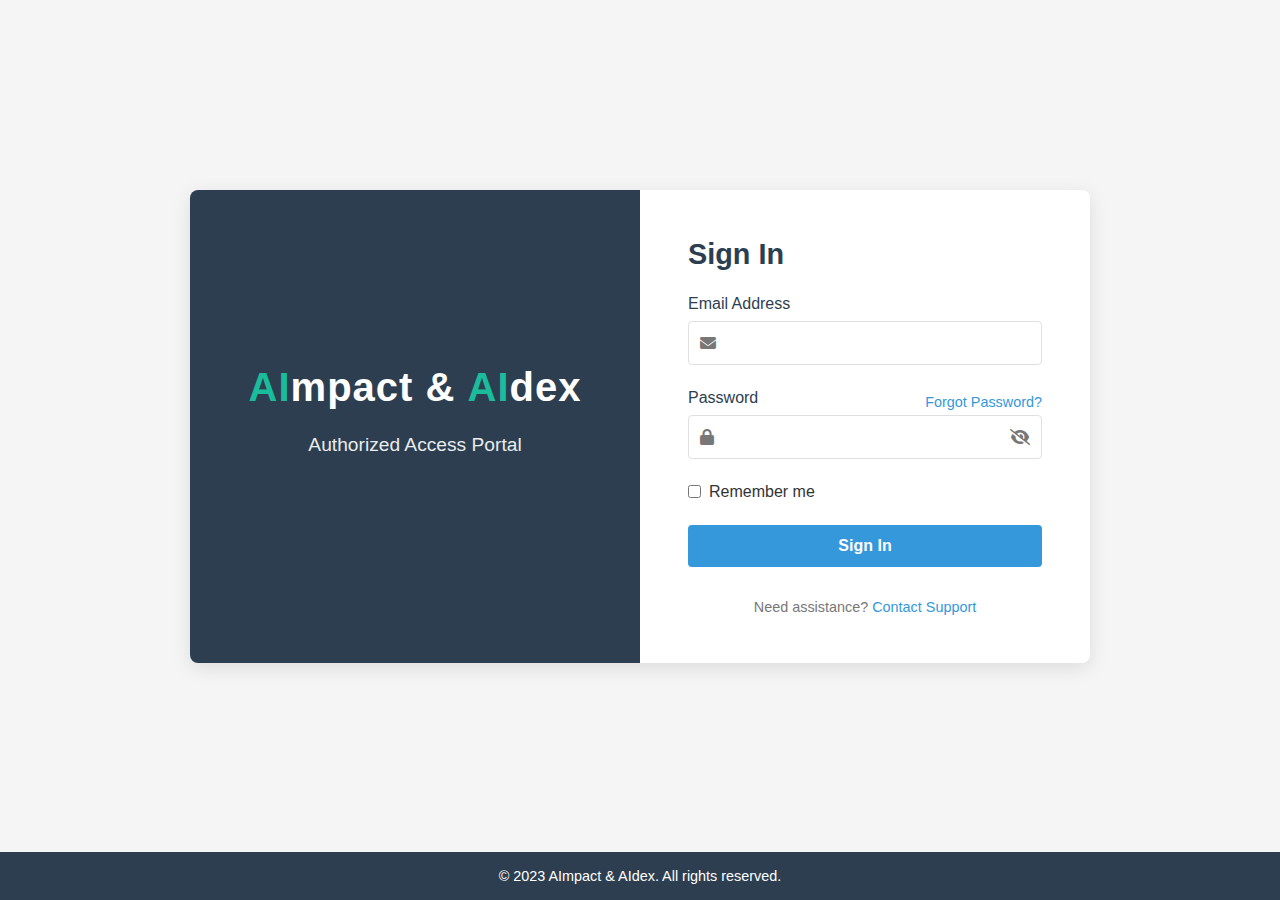
<file: index.html>
<!DOCTYPE html>
<html lang="en">
<head>
    <meta charset="UTF-8">
    <meta name="viewport" content="width=device-width, initial-scale=1.0">
    <title>AImpact & AIdex - Login</title>
    <link rel="stylesheet" href="styles.css">
    <link rel="stylesheet" href="https://cdnjs.cloudflare.com/ajax/libs/font-awesome/6.4.0/css/all.min.css">
</head>
<body>
    <div class="container">
        <div class="login-container">
            <div class="branding">
                <div class="logo-container">
                    <h1><span class="highlight">AI</span>mpact & <span class="highlight">AI</span>dex</h1>
                </div>
                <p class="tagline">Authorized Access Portal</p>
            </div>
            
            <div class="form-container">
                <h2>Sign In</h2>
                <div id="error-message" class="error-message"></div>
                
                <form id="login-form">
                    <div class="input-group">
                        <label for="email">Email Address</label>
                        <div class="input-with-icon">
                            <i class="fas fa-envelope"></i>
                            <input type="email" id="email" name="email" required>
                        </div>
                    </div>
                    
                    <div class="input-group">
                        <div class="password-label-container">
                            <label for="password">Password</label>
                            <a href="#" class="forgot-password">Forgot Password?</a>
                        </div>
                        <div class="input-with-icon">
                            <i class="fas fa-lock"></i>
                            <input type="password" id="password" name="password" required>
                            <i class="fas fa-eye-slash toggle-password" id="toggle-password"></i>
                        </div>
                    </div>
                    
                    <div class="remember-me">
                        <input type="checkbox" id="remember" name="remember">
                        <label for="remember">Remember me</label>
                    </div>
                    
                    <button type="submit" class="login-btn">Sign In</button>
                </form>
                
                <div class="footer-text">
                    <p>Need assistance? <a href="#">Contact Support</a></p>
                </div>
            </div>
        </div>
    </div>
    
    <footer class="main-footer">
        <p>&copy; 2023 AImpact & AIdex. All rights reserved.</p>
    </footer>

    <script src="api.js"></script>
    <script src="login.js"></script>
</body>
</html>
</file>
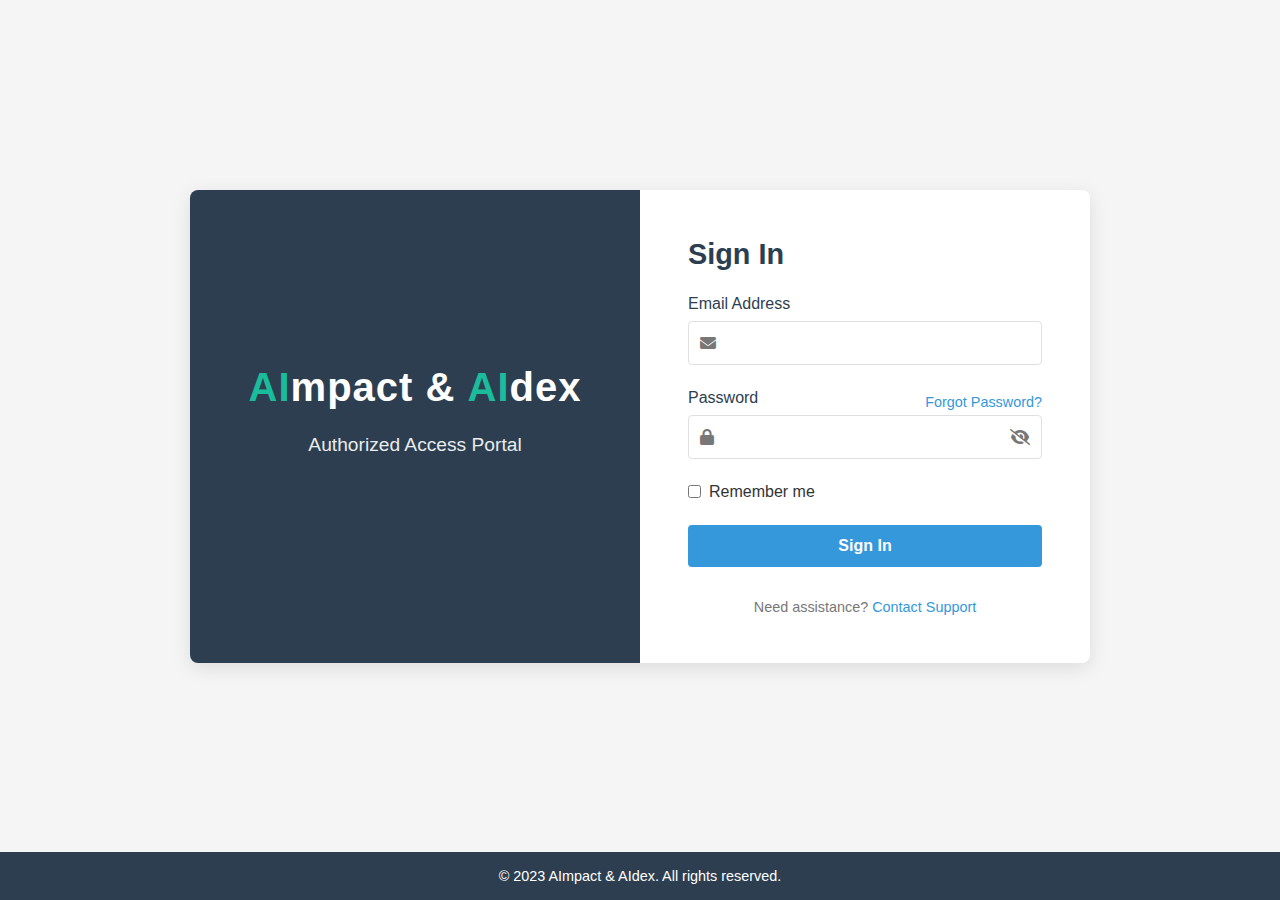
<file: admin-dashboard.html>
<!DOCTYPE html>
<html lang="en">
<head>
    <meta charset="UTF-8">
    <meta name="viewport" content="width=device-width, initial-scale=1.0">
    <title>AImpact & AIdex - Admin Dashboard</title>
    <link rel="stylesheet" href="https://cdnjs.cloudflare.com/ajax/libs/font-awesome/6.4.0/css/all.min.css">
    <link rel="stylesheet" href="dashboard-styles.css">
</head>
<body class="admin-theme">
    <div class="dashboard-layout">
        <!-- Sidebar -->
        <aside class="sidebar">
            <div class="sidebar-header">
                <div class="logo">
                    <h1><span class="highlight">AI</span>mpact</h1>
                </div>
            </div>
            
            <div class="user-info">
                <div class="user-avatar">
                    <i class="fas fa-user-shield"></i>
                </div>
                <div class="user-details">
                    <h3 id="user-name">Admin User</h3>
                    <p id="user-role">Administrator</p>
                </div>
            </div>
            
            <nav class="sidebar-nav">
                <ul>
                    <li class="active">
                        <a href="#"><i class="fas fa-tachometer-alt"></i> Dashboard</a>
                    </li>
                    <li>
                        <a href="#"><i class="fas fa-users"></i> User Management</a>
                    </li>
                    <li>
                        <a href="#"><i class="fas fa-project-diagram"></i> Projects</a>
                    </li>
                    <li>
                        <a href="#"><i class="fas fa-chart-line"></i> Analytics</a>
                    </li>
                    <li>
                        <a href="#"><i class="fas fa-cog"></i> Settings</a>
                    </li>
                    <li>
                        <a href="#"><i class="fas fa-shield-alt"></i> Security</a>
                    </li>
                    <li>
                        <a href="#"><i class="fas fa-history"></i> Audit Logs</a>
                    </li>
                </ul>
            </nav>
        </aside>
        
        <!-- Main Content -->
        <main class="main-content">
            <header class="content-header">
                <div class="header-left">
                    <button class="menu-toggle">
                        <i class="fas fa-bars"></i>
                    </button>
                    <h2>Admin Dashboard</h2>
                </div>
                
                <div class="header-right">
                    <div class="search-bar">
                        <input type="text" placeholder="Search...">
                        <button><i class="fas fa-search"></i></button>
                    </div>
                    
                    <div class="header-actions">
                        <button class="action-btn">
                            <i class="fas fa-bell"></i>
                            <span class="badge">3</span>
                        </button>
                        <button class="action-btn">
                            <i class="fas fa-envelope"></i>
                            <span class="badge">5</span>
                        </button>
                        <div class="user-dropdown">
                            <button class="user-btn">
                                <i class="fas fa-user-circle"></i>
                            </button>
                            <div class="dropdown-menu">
                                <a href="#"><i class="fas fa-user"></i> Profile</a>
                                <a href="#"><i class="fas fa-cog"></i> Settings</a>
                                <a href="#" class="logout-btn"><i class="fas fa-sign-out-alt"></i> Logout</a>
                            </div>
                        </div>
                    </div>
                </div>
            </header>
            
            <div class="content-body">
                <div class="dashboard-summary">
                    <div class="summary-card">
                        <div class="summary-icon">
                            <i class="fas fa-users"></i>
                        </div>
                        <div class="summary-details">
                            <h3>Total Users</h3>
                            <p class="summary-value">7</p>
                            <p class="summary-change positive">+1 this week</p>
                        </div>
                    </div>
                    
                    <div class="summary-card">
                        <div class="summary-icon">
                            <i class="fas fa-project-diagram"></i>
                        </div>
                        <div class="summary-details">
                            <h3>Active Projects</h3>
                            <p class="summary-value">12</p>
                            <p class="summary-change positive">+2 this month</p>
                        </div>
                    </div>
                    
                    <div class="summary-card">
                        <div class="summary-icon">
                            <i class="fas fa-tasks"></i>
                        </div>
                        <div class="summary-details">
                            <h3>Tasks</h3>
                            <p class="summary-value">48</p>
                            <p class="summary-change negative">-5 this week</p>
                        </div>
                    </div>
                    
                    <div class="summary-card">
                        <div class="summary-icon">
                            <i class="fas fa-exclamation-triangle"></i>
                        </div>
                        <div class="summary-details">
                            <h3>Issues</h3>
                            <p class="summary-value">7</p>
                            <p class="summary-change negative">-3 this week</p>
                        </div>
                    </div>
                </div>
                
                <div class="dashboard-grid">
                    <div class="dashboard-card wide">
                        <div class="card-header">
                            <h3>User Activity</h3>
                            <div class="card-actions">
                                <button><i class="fas fa-ellipsis-v"></i></button>
                            </div>
                        </div>
                        <div class="card-body">
                            <div class="chart-container">
                                <div class="chart-placeholder">
                                    <div class="chart-bars">
                                        <div class="chart-bar" style="height: 60%;"></div>
                                        <div class="chart-bar" style="height: 80%;"></div>
                                        <div class="chart-bar" style="height: 40%;"></div>
                                        <div class="chart-bar" style="height: 70%;"></div>
                                        <div class="chart-bar" style="height: 90%;"></div>
                                        <div class="chart-bar" style="height: 50%;"></div>
                                        <div class="chart-bar" style="height: 75%;"></div>
                                    </div>
                                </div>
                            </div>
                        </div>
                    </div>
                    
                    <div class="dashboard-card">
                        <div class="card-header">
                            <h3>Recent Logins</h3>
                            <div class="card-actions">
                                <button><i class="fas fa-ellipsis-v"></i></button>
                            </div>
                        </div>
                        <div class="card-body">
                            <ul class="activity-list">
                                <li class="activity-item">
                                    <div class="activity-icon">
                                        <i class="fas fa-user"></i>
                                    </div>
                                    <div class="activity-details">
                                        <p class="activity-user">Dhanush Reddy</p>
                                        <p class="activity-time">Today, 9:30 AM</p>
                                    </div>
                                </li>
                                <li class="activity-item">
                                    <div class="activity-icon">
                                        <i class="fas fa-user"></i>
                                    </div>
                                    <div class="activity-details">
                                        <p class="activity-user">Prajwal</p>
                                        <p class="activity-time">Today, 8:45 AM</p>
                                    </div>
                                </li>
                                <li class="activity-item">
                                    <div class="activity-icon">
                                        <i class="fas fa-user"></i>
                                    </div>
                                    <div class="activity-details">
                                        <p class="activity-user">Naveen Nunna</p>
                                        <p class="activity-time">Yesterday, 5:20 PM</p>
                                    </div>
                                </li>
                                <li class="activity-item">
                                    <div class="activity-icon">
                                        <i class="fas fa-user"></i>
                                    </div>
                                    <div class="activity-details">
                                        <p class="activity-user">Varshith Goud</p>
                                        <p class="activity-time">Yesterday, 3:15 PM</p>
                                    </div>
                                </li>
                            </ul>
                        </div>
                    </div>
                    
                    <div class="dashboard-card">
                        <div class="card-header">
                            <h3>User Management</h3>
                            <div class="card-actions">
                                <button><i class="fas fa-plus"></i> Add User</button>
                            </div>
                        </div>
                        <div class="card-body">
                            <table class="data-table">
                                <thead>
                                    <tr>
                                        <th>Name</th>
                                        <th>Role</th>
                                        <th>Actions</th>
                                    </tr>
                                </thead>
                                <tbody>
                                    <!-- User rows will be populated dynamically -->
                                </tbody>
                            </table>
                        </div>
                    </div>
                    
                    <div class="dashboard-card">
                        <div class="card-header">
                            <h3>System Status</h3>
                            <div class="card-actions">
                                <button><i class="fas fa-sync"></i></button>
                            </div>
                        </div>
                        <div class="card-body">
                            <ul class="status-list">
                                <li class="status-item">
                                    <div class="status-label">Server Status</div>
                                    <div class="status-value">
                                        <span class="status-badge online">Online</span>
                                    </div>
                                </li>
                                <li class="status-item">
                                    <div class="status-label">Database</div>
                                    <div class="status-value">
                                        <span class="status-badge online">Operational</span>
                                    </div>
                                </li>
                                <li class="status-item">
                                    <div class="status-label">API Services</div>
                                    <div class="status-value">
                                        <span class="status-badge online">Running</span>
                                    </div>
                                </li>
                                <li class="status-item">
                                    <div class="status-label">Storage</div>
                                    <div class="status-value">
                                        <span class="status-badge warning">78% Used</span>
                                    </div>
                                </li>
                                <li class="status-item">
                                    <div class="status-label">Memory</div>
                                    <div class="status-value">
                                        <span class="status-badge online">42% Used</span>
                                    </div>
                                </li>
                            </ul>
                        </div>
                    </div>
                </div>
            </div>
        </main>
    </div>
    
    <script src="api.js"></script>
    <script src="login.js"></script>
    <script src="dashboard.js"></script>
    <script src="admin.js"></script>
    <script src="messaging.js"></script>
    <script src="admin-messaging.js"></script>
</body>
</html>
</file>
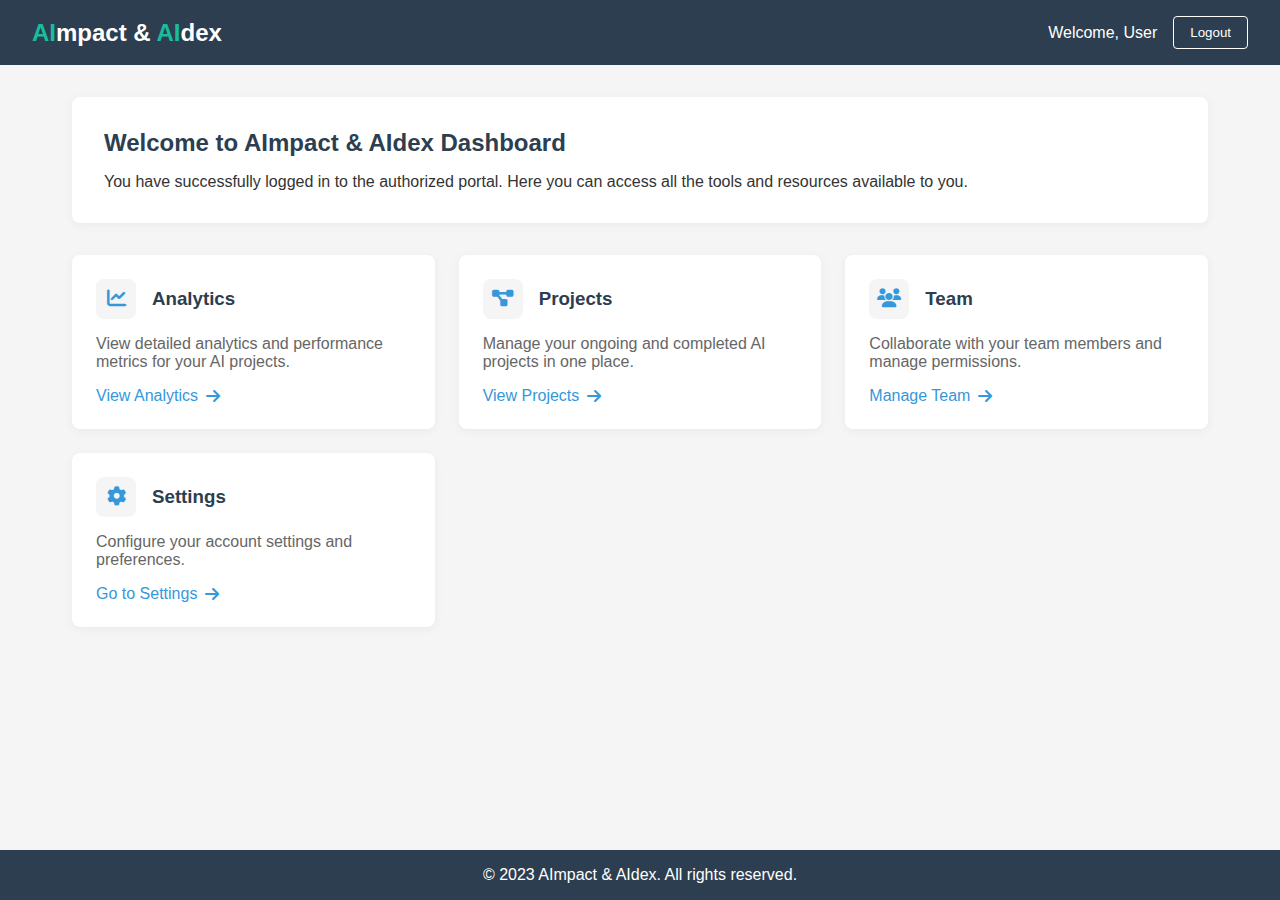
<file: dashboard.html>
<!DOCTYPE html>
<html lang="en">
<head>
    <meta charset="UTF-8">
    <meta name="viewport" content="width=device-width, initial-scale=1.0">
    <title>AImpact & AIdex - Dashboard</title>
    <link rel="stylesheet" href="https://cdnjs.cloudflare.com/ajax/libs/font-awesome/6.4.0/css/all.min.css">
    <style>
        :root {
            --primary-color: #2c3e50;
            --secondary-color: #3498db;
            --accent-color: #1abc9c;
            --text-color: #333;
            --light-gray: #f5f5f5;
            --medium-gray: #e0e0e0;
        }
        
        * {
            margin: 0;
            padding: 0;
            box-sizing: border-box;
            font-family: 'Segoe UI', Tahoma, Geneva, Verdana, sans-serif;
        }
        
        body {
            background-color: var(--light-gray);
            color: var(--text-color);
            min-height: 100vh;
            display: flex;
            flex-direction: column;
        }
        
        header {
            background-color: var(--primary-color);
            color: white;
            padding: 1rem 2rem;
            display: flex;
            justify-content: space-between;
            align-items: center;
        }
        
        .logo h1 {
            font-size: 1.5rem;
        }
        
        .highlight {
            color: var(--accent-color);
        }
        
        .user-menu {
            display: flex;
            align-items: center;
        }
        
        .user-menu .user-info {
            margin-right: 1rem;
        }
        
        .logout-btn {
            background-color: transparent;
            border: 1px solid white;
            color: white;
            padding: 0.5rem 1rem;
            border-radius: 4px;
            cursor: pointer;
            transition: all 0.3s;
        }
        
        .logout-btn:hover {
            background-color: white;
            color: var(--primary-color);
        }
        
        .dashboard-container {
            flex: 1;
            padding: 2rem;
            max-width: 1200px;
            margin: 0 auto;
            width: 100%;
        }
        
        .welcome-section {
            background-color: white;
            border-radius: 8px;
            padding: 2rem;
            margin-bottom: 2rem;
            box-shadow: 0 2px 10px rgba(0, 0, 0, 0.05);
        }
        
        .welcome-section h2 {
            color: var(--primary-color);
            margin-bottom: 1rem;
        }
        
        .dashboard-grid {
            display: grid;
            grid-template-columns: repeat(auto-fill, minmax(300px, 1fr));
            gap: 1.5rem;
        }
        
        .dashboard-card {
            background-color: white;
            border-radius: 8px;
            padding: 1.5rem;
            box-shadow: 0 2px 10px rgba(0, 0, 0, 0.05);
            transition: transform 0.3s, box-shadow 0.3s;
        }
        
        .dashboard-card:hover {
            transform: translateY(-5px);
            box-shadow: 0 5px 15px rgba(0, 0, 0, 0.1);
        }
        
        .card-header {
            display: flex;
            align-items: center;
            margin-bottom: 1rem;
        }
        
        .card-icon {
            background-color: var(--light-gray);
            width: 40px;
            height: 40px;
            border-radius: 8px;
            display: flex;
            justify-content: center;
            align-items: center;
            margin-right: 1rem;
        }
        
        .card-icon i {
            color: var(--secondary-color);
            font-size: 1.2rem;
        }
        
        .card-title {
            font-weight: 600;
            color: var(--primary-color);
        }
        
        .card-content p {
            color: #666;
            margin-bottom: 1rem;
        }
        
        .card-action a {
            color: var(--secondary-color);
            text-decoration: none;
            display: flex;
            align-items: center;
        }
        
        .card-action a i {
            margin-left: 0.5rem;
        }
        
        footer {
            background-color: var(--primary-color);
            color: white;
            text-align: center;
            padding: 1rem;
            margin-top: auto;
        }
        
        @media (max-width: 768px) {
            .dashboard-grid {
                grid-template-columns: 1fr;
            }
        }
    </style>
</head>
<body>
    <header>
        <div class="logo">
            <h1><span class="highlight">AI</span>mpact & <span class="highlight">AI</span>dex</h1>
        </div>
        <div class="user-menu">
            <div class="user-info">Welcome, User</div>
            <button class="logout-btn" onclick="logout()">Logout</button>
        </div>
    </header>
    
    <div class="dashboard-container">
        <section class="welcome-section">
            <h2>Welcome to AImpact & AIdex Dashboard</h2>
            <p>You have successfully logged in to the authorized portal. Here you can access all the tools and resources available to you.</p>
        </section>
        
        <div class="dashboard-grid">
            <div class="dashboard-card">
                <div class="card-header">
                    <div class="card-icon">
                        <i class="fas fa-chart-line"></i>
                    </div>
                    <h3 class="card-title">Analytics</h3>
                </div>
                <div class="card-content">
                    <p>View detailed analytics and performance metrics for your AI projects.</p>
                </div>
                <div class="card-action">
                    <a href="#">View Analytics <i class="fas fa-arrow-right"></i></a>
                </div>
            </div>
            
            <div class="dashboard-card">
                <div class="card-header">
                    <div class="card-icon">
                        <i class="fas fa-project-diagram"></i>
                    </div>
                    <h3 class="card-title">Projects</h3>
                </div>
                <div class="card-content">
                    <p>Manage your ongoing and completed AI projects in one place.</p>
                </div>
                <div class="card-action">
                    <a href="#">View Projects <i class="fas fa-arrow-right"></i></a>
                </div>
            </div>
            
            <div class="dashboard-card">
                <div class="card-header">
                    <div class="card-icon">
                        <i class="fas fa-users"></i>
                    </div>
                    <h3 class="card-title">Team</h3>
                </div>
                <div class="card-content">
                    <p>Collaborate with your team members and manage permissions.</p>
                </div>
                <div class="card-action">
                    <a href="#">Manage Team <i class="fas fa-arrow-right"></i></a>
                </div>
            </div>
            
            <div class="dashboard-card">
                <div class="card-header">
                    <div class="card-icon">
                        <i class="fas fa-cog"></i>
                    </div>
                    <h3 class="card-title">Settings</h3>
                </div>
                <div class="card-content">
                    <p>Configure your account settings and preferences.</p>
                </div>
                <div class="card-action">
                    <a href="#">Go to Settings <i class="fas fa-arrow-right"></i></a>
                </div>
            </div>
        </div>
    </div>
    
    <footer>
        <p>&copy; 2023 AImpact & AIdex. All rights reserved.</p>
    </footer>
    
    <script>
        function logout() {
            // Clear any stored credentials
            localStorage.removeItem('rememberedEmail');
            localStorage.removeItem('rememberMe');
            
            // Redirect to login page
            window.location.href = 'index.html';
        }
    </script>
</body>
</html>
</file>
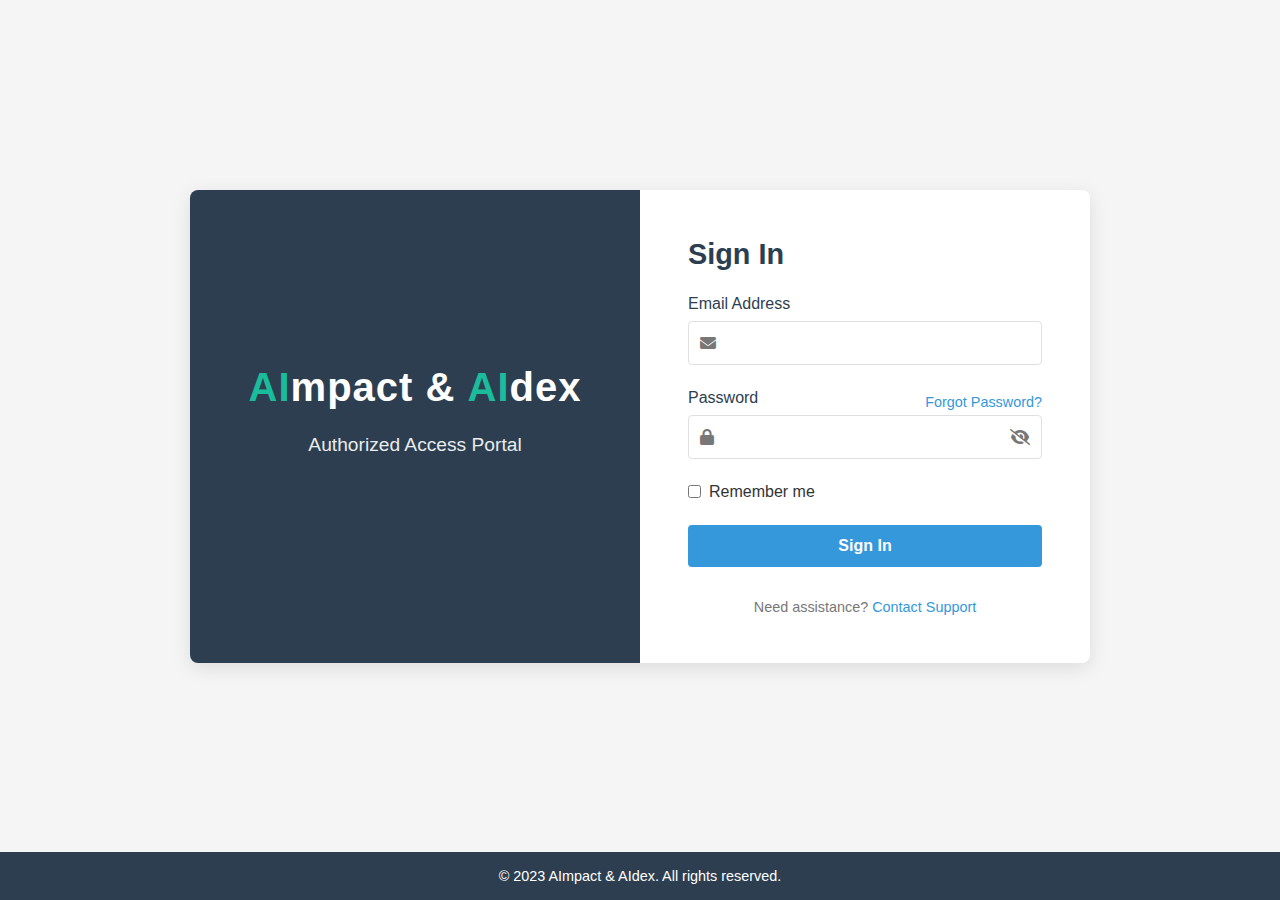
<file: database-dashboard.html>
<!DOCTYPE html>
<html lang="en">
<head>
    <meta charset="UTF-8">
    <meta name="viewport" content="width=device-width, initial-scale=1.0">
    <title>AImpact & AIdex - Database & Auth Dashboard</title>
    <link rel="stylesheet" href="https://cdnjs.cloudflare.com/ajax/libs/font-awesome/6.4.0/css/all.min.css">
    <link rel="stylesheet" href="dashboard-styles.css">
</head>
<body class="database-theme">
    <div class="dashboard-layout">
        <!-- Sidebar -->
        <aside class="sidebar">
            <div class="sidebar-header">
                <div class="logo">
                    <h1><span class="highlight">AI</span>mpact</h1>
                </div>
            </div>
            
            <div class="user-info">
                <div class="user-avatar">
                    <i class="fas fa-database"></i>
                </div>
                <div class="user-details">
                    <h3 id="user-name">Prajwal</h3>
                    <p id="user-role">Auth & Database</p>
                </div>
            </div>
            
            <nav class="sidebar-nav">
                <ul>
                    <li class="active">
                        <a href="#"><i class="fas fa-tachometer-alt"></i> Dashboard</a>
                    </li>
                    <li>
                        <a href="#"><i class="fas fa-database"></i> Databases</a>
                    </li>
                    <li>
                        <a href="#"><i class="fas fa-lock"></i> Authentication</a>
                    </li>
                    <li>
                        <a href="#"><i class="fas fa-user-shield"></i> User Management</a>
                    </li>
                    <li>
                        <a href="#"><i class="fas fa-chart-line"></i> Performance</a>
                    </li>
                    <li>
                        <a href="#"><i class="fas fa-history"></i> Logs</a>
                    </li>
                    <li>
                        <a href="#"><i class="fas fa-cog"></i> Settings</a>
                    </li>
                </ul>
            </nav>
        </aside>
        
        <!-- Main Content -->
        <main class="main-content">
            <header class="content-header">
                <div class="header-left">
                    <button class="menu-toggle">
                        <i class="fas fa-bars"></i>
                    </button>
                    <h2>Database & Auth Dashboard</h2>
                </div>
                
                <div class="header-right">
                    <div class="search-bar">
                        <input type="text" placeholder="Search...">
                        <button><i class="fas fa-search"></i></button>
                    </div>
                    
                    <div class="header-actions">
                        <button class="action-btn">
                            <i class="fas fa-bell"></i>
                            <span class="badge">2</span>
                        </button>
                        <button class="action-btn">
                            <i class="fas fa-envelope"></i>
                            <span class="badge">1</span>
                        </button>
                        <div class="user-dropdown">
                            <button class="user-btn">
                                <i class="fas fa-user-circle"></i>
                            </button>
                            <div class="dropdown-menu">
                                <a href="#"><i class="fas fa-user"></i> Profile</a>
                                <a href="#"><i class="fas fa-cog"></i> Settings</a>
                                <a href="#" class="logout-btn"><i class="fas fa-sign-out-alt"></i> Logout</a>
                            </div>
                        </div>
                    </div>
                </div>
            </header>
            
            <div class="content-body">
                <div class="dashboard-summary">
                    <div class="summary-card">
                        <div class="summary-icon">
                            <i class="fas fa-database"></i>
                        </div>
                        <div class="summary-details">
                            <h3>Database Instances</h3>
                            <p class="summary-value">4</p>
                            <p class="summary-change positive">All Healthy</p>
                        </div>
                    </div>
                    
                    <div class="summary-card">
                        <div class="summary-icon">
                            <i class="fas fa-users"></i>
                        </div>
                        <div class="summary-details">
                            <h3>Active Users</h3>
                            <p class="summary-value">248</p>
                            <p class="summary-change positive">+12 this week</p>
                        </div>
                    </div>
                    
                    <div class="summary-card">
                        <div class="summary-icon">
                            <i class="fas fa-shield-alt"></i>
                        </div>
                        <div class="summary-details">
                            <h3>Auth Requests</h3>
                            <p class="summary-value">1,842</p>
                            <p class="summary-change positive">+215 today</p>
                        </div>
                    </div>
                    
                    <div class="summary-card">
                        <div class="summary-icon">
                            <i class="fas fa-exclamation-triangle"></i>
                        </div>
                        <div class="summary-details">
                            <h3>Security Alerts</h3>
                            <p class="summary-value">0</p>
                            <p class="summary-change positive">No issues</p>
                        </div>
                    </div>
                </div>
                
                <div class="dashboard-grid">
                    <div class="dashboard-card wide">
                        <div class="card-header">
                            <h3>Database Performance</h3>
                            <div class="card-actions">
                                <button><i class="fas fa-ellipsis-v"></i></button>
                            </div>
                        </div>
                        <div class="card-body">
                            <div class="chart-container">
                                <div class="chart-placeholder">
                                    <div class="chart-bars">
                                        <div class="chart-bar" style="height: 60%;"></div>
                                        <div class="chart-bar" style="height: 40%;"></div>
                                        <div class="chart-bar" style="height: 70%;"></div>
                                        <div class="chart-bar" style="height: 65%;"></div>
                                        <div class="chart-bar" style="height: 80%;"></div>
                                        <div class="chart-bar" style="height: 75%;"></div>
                                        <div class="chart-bar" style="height: 50%;"></div>
                                    </div>
                                </div>
                            </div>
                            <table class="data-table">
                                <thead>
                                    <tr>
                                        <th>Database</th>
                                        <th>Status</th>
                                        <th>CPU</th>
                                        <th>Memory</th>
                                        <th>Storage</th>
                                        <th>Actions</th>
                                    </tr>
                                </thead>
                                <tbody>
                                    <tr>
                                        <td>Main PostgreSQL</td>
                                        <td><span class="status-badge online">Healthy</span></td>
                                        <td>24%</td>
                                        <td>42%</td>
                                        <td>
                                            <div class="progress-bar">
                                                <div class="progress" style="width: 65%;"></div>
                                            </div>
                                        </td>
                                        <td>
                                            <button class="icon-btn"><i class="fas fa-eye"></i></button>
                                            <button class="icon-btn"><i class="fas fa-cog"></i></button>
                                        </td>
                                    </tr>
                                    <tr>
                                        <td>Analytics MongoDB</td>
                                        <td><span class="status-badge online">Healthy</span></td>
                                        <td>18%</td>
                                        <td>35%</td>
                                        <td>
                                            <div class="progress-bar">
                                                <div class="progress" style="width: 48%;"></div>
                                            </div>
                                        </td>
                                        <td>
                                            <button class="icon-btn"><i class="fas fa-eye"></i></button>
                                            <button class="icon-btn"><i class="fas fa-cog"></i></button>
                                        </td>
                                    </tr>
                                    <tr>
                                        <td>Redis Cache</td>
                                        <td><span class="status-badge online">Healthy</span></td>
                                        <td>12%</td>
                                        <td>78%</td>
                                        <td>
                                            <div class="progress-bar">
                                                <div class="progress" style="width: 32%;"></div>
                                            </div>
                                        </td>
                                        <td>
                                            <button class="icon-btn"><i class="fas fa-eye"></i></button>
                                            <button class="icon-btn"><i class="fas fa-cog"></i></button>
                                        </td>
                                    </tr>
                                    <tr>
                                        <td>Elasticsearch</td>
                                        <td><span class="status-badge online">Healthy</span></td>
                                        <td>28%</td>
                                        <td>52%</td>
                                        <td>
                                            <div class="progress-bar">
                                                <div class="progress" style="width: 72%;"></div>
                                            </div>
                                        </td>
                                        <td>
                                            <button class="icon-btn"><i class="fas fa-eye"></i></button>
                                            <button class="icon-btn"><i class="fas fa-cog"></i></button>
                                        </td>
                                    </tr>
                                </tbody>
                            </table>
                        </div>
                    </div>
                    
                    <div class="dashboard-card">
                        <div class="card-header">
                            <h3>Authentication Activity</h3>
                            <div class="card-actions">
                                <button><i class="fas fa-ellipsis-v"></i></button>
                            </div>
                        </div>
                        <div class="card-body">
                            <div class="chart-container">
                                <div class="chart-placeholder">
                                    <div class="donut-chart">
                                        <div class="donut-segment" style="--percentage: 98; --fill: var(--success-color);">
                                            <span class="donut-label">98%</span>
                                        </div>
                                    </div>
                                </div>
                                <div class="chart-legend">
                                    <div class="legend-item">
                                        <span class="legend-color" style="background-color: var(--success-color);"></span>
                                        <span class="legend-label">Successful Logins</span>
                                    </div>
                                </div>
                            </div>
                            <ul class="status-list">
                                <li class="status-item">
                                    <div class="status-label">Failed Logins</div>
                                    <div class="status-value">
                                        <span class="status-badge online">2%</span>
                                    </div>
                                </li>
                                <li class="status-item">
                                    <div class="status-label">Password Resets</div>
                                    <div class="status-value">
                                        <span class="status-badge">12 today</span>
                                    </div>
                                </li>
                                <li class="status-item">
                                    <div class="status-label">New Registrations</div>
                                    <div class="status-value">
                                        <span class="status-badge">8 today</span>
                                    </div>
                                </li>
                            </ul>
                        </div>
                    </div>
                    
                    <div class="dashboard-card">
                        <div class="card-header">
                            <h3>Recent Security Events</h3>
                            <div class="card-actions">
                                <button><i class="fas fa-sync"></i></button>
                            </div>
                        </div>
                        <div class="card-body">
                            <ul class="activity-list">
                                <li class="activity-item">
                                    <div class="activity-icon">
                                        <i class="fas fa-shield-alt"></i>
                                    </div>
                                    <div class="activity-details">
                                        <p class="activity-title">Multiple failed login attempts</p>
                                        <p class="activity-time">IP: 192.168.1.45, Today 10:30 AM</p>
                                    </div>
                                </li>
                                <li class="activity-item">
                                    <div class="activity-icon">
                                        <i class="fas fa-shield-alt"></i>
                                    </div>
                                    <div class="activity-details">
                                        <p class="activity-title">Admin login from new location</p>
                                        <p class="activity-time">User: Admin, Yesterday 4:15 PM</p>
                                    </div>
                                </li>
                                <li class="activity-item">
                                    <div class="activity-icon">
                                        <i class="fas fa-shield-alt"></i>
                                    </div>
                                    <div class="activity-details">
                                        <p class="activity-title">Password changed</p>
                                        <p class="activity-time">User: Dhanush Reddy, Yesterday 2:30 PM</p>
                                    </div>
                                </li>
                                <li class="activity-item">
                                    <div class="activity-icon">
                                        <i class="fas fa-shield-alt"></i>
                                    </div>
                                    <div class="activity-details">
                                        <p class="activity-title">Database backup completed</p>
                                        <p class="activity-time">Main PostgreSQL, Nov 14, 2023</p>
                                    </div>
                                </li>
                            </ul>
                        </div>
                    </div>
                    
                    <div class="dashboard-card">
                        <div class="card-header">
                            <h3>Upcoming Tasks</h3>
                            <div class="card-actions">
                                <button><i class="fas fa-plus"></i></button>
                            </div>
                        </div>
                        <div class="card-body">
                            <ul class="task-list">
                                <li class="task-item">
                                    <input type="checkbox" id="task1">
                                    <label for="task1">Database optimization</label>
                                    <span class="task-due">Due: Nov 22</span>
                                </li>
                                <li class="task-item">
                                    <input type="checkbox" id="task2">
                                    <label for="task2">Implement 2FA for all admin users</label>
                                    <span class="task-due">Due: Nov 25</span>
                                </li>
                                <li class="task-item">
                                    <input type="checkbox" id="task3">
                                    <label for="task3">Update database schema</label>
                                    <span class="task-due">Due: Nov 28</span>
                                </li>
                                <li class="task-item">
                                    <input type="checkbox" id="task4">
                                    <label for="task4">Security audit</label>
                                    <span class="task-due">Due: Dec 2</span>
                                </li>
                                <li class="task-item">
                                    <input type="checkbox" id="task5">
                                    <label for="task5">Backup strategy review</label>
                                    <span class="task-due">Due: Dec 5</span>
                                </li>
                            </ul>
                        </div>
                    </div>
                </div>
            </div>
        </main>
    </div>
    
    <script src="api.js"></script>
    <script src="login.js"></script>
    <script src="dashboard.js"></script>
    <script src="notifications.js"></script>
    <script src="messaging.js"></script>
</body>
</html>
</file>
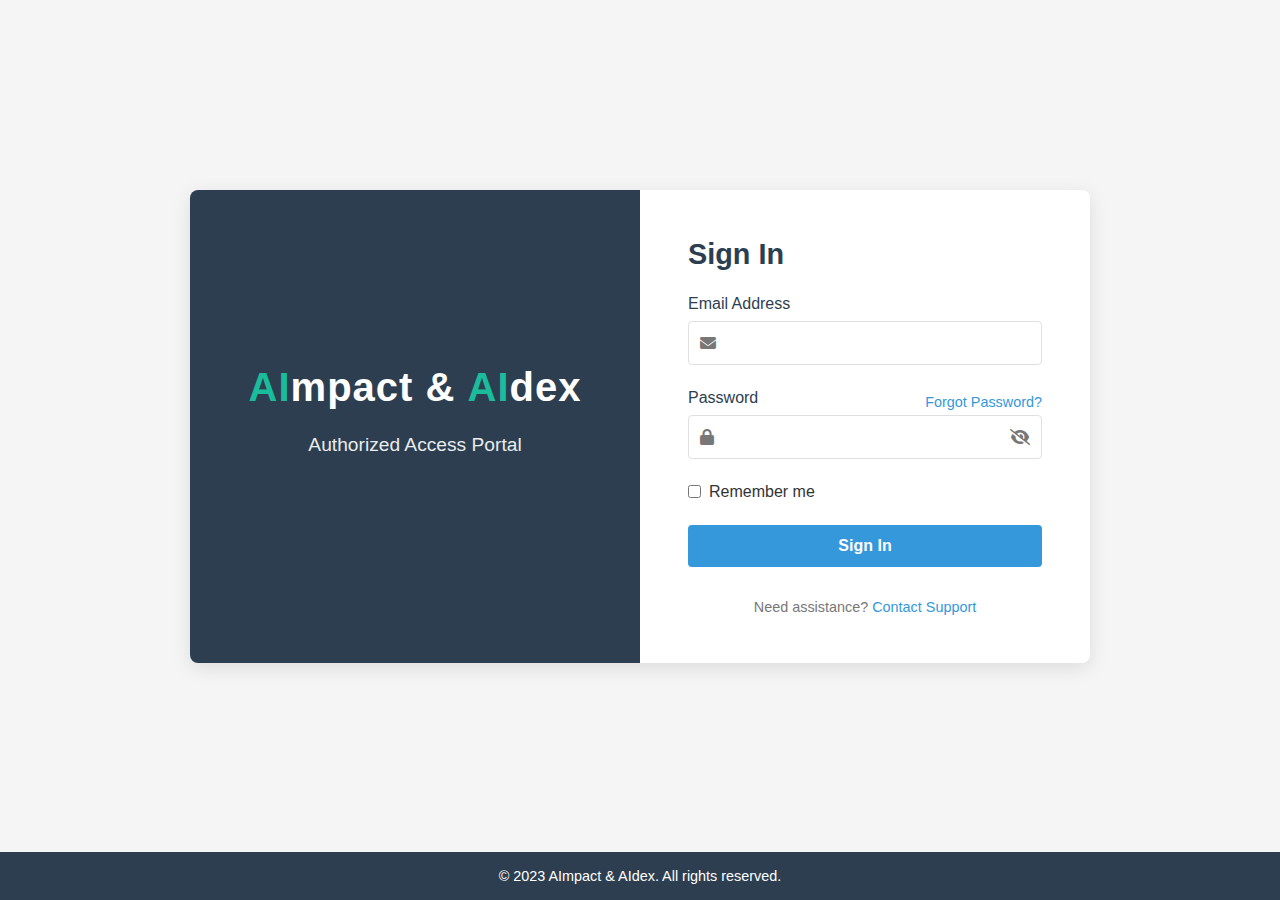
<file: design-dashboard.html>
<!DOCTYPE html>
<html lang="en">
<head>
    <meta charset="UTF-8">
    <meta name="viewport" content="width=device-width, initial-scale=1.0">
    <title>AImpact & AIdex - Designer Dashboard</title>
    <link rel="stylesheet" href="https://cdnjs.cloudflare.com/ajax/libs/font-awesome/6.4.0/css/all.min.css">
    <link rel="stylesheet" href="dashboard-styles.css">
</head>
<body class="designer-theme">
    <div class="dashboard-layout">
        <!-- Sidebar -->
        <aside class="sidebar">
            <div class="sidebar-header">
                <div class="logo">
                    <h1><span class="highlight">AI</span>mpact</h1>
                </div>
            </div>
            
            <div class="user-info">
                <div class="user-avatar">
                    <i class="fas fa-paint-brush"></i>
                </div>
                <div class="user-details">
                    <h3 id="user-name">Naveen Nunna</h3>
                    <p id="user-role">Designer</p>
                </div>
            </div>
            
            <nav class="sidebar-nav">
                <ul>
                    <li class="active">
                        <a href="#"><i class="fas fa-tachometer-alt"></i> Dashboard</a>
                    </li>
                    <li>
                        <a href="#"><i class="fas fa-palette"></i> Projects</a>
                    </li>
                    <li>
                        <a href="#"><i class="fas fa-object-group"></i> UI Components</a>
                    </li>
                    <li>
                        <a href="#"><i class="fas fa-images"></i> Assets</a>
                    </li>
                    <li>
                        <a href="#"><i class="fas fa-tasks"></i> Tasks</a>
                    </li>
                    <li>
                        <a href="#"><i class="fas fa-comments"></i> Feedback</a>
                    </li>
                    <li>
                        <a href="#"><i class="fas fa-cog"></i> Settings</a>
                    </li>
                </ul>
            </nav>
        </aside>
        
        <!-- Main Content -->
        <main class="main-content">
            <header class="content-header">
                <div class="header-left">
                    <button class="menu-toggle">
                        <i class="fas fa-bars"></i>
                    </button>
                    <h2>Designer Dashboard</h2>
                </div>
                
                <div class="header-right">
                    <div class="search-bar">
                        <input type="text" placeholder="Search projects...">
                        <button><i class="fas fa-search"></i></button>
                    </div>
                    
                    <div class="header-actions">
                        <button class="action-btn">
                            <i class="fas fa-bell"></i>
                            <span class="badge">2</span>
                        </button>
                        <button class="action-btn">
                            <i class="fas fa-envelope"></i>
                            <span class="badge">1</span>
                        </button>
                        <div class="user-dropdown">
                            <button class="user-btn">
                                <i class="fas fa-user-circle"></i>
                            </button>
                            <div class="dropdown-menu">
                                <a href="#"><i class="fas fa-user"></i> Profile</a>
                                <a href="#"><i class="fas fa-cog"></i> Settings</a>
                                <a href="#" class="logout-btn"><i class="fas fa-sign-out-alt"></i> Logout</a>
                            </div>
                        </div>
                    </div>
                </div>
            </header>
            
            <div class="content-body">
                <div class="dashboard-summary">
                    <div class="summary-card">
                        <div class="summary-icon">
                            <i class="fas fa-palette"></i>
                        </div>
                        <div class="summary-details">
                            <h3>Active Projects</h3>
                            <p class="summary-value">5</p>
                            <p class="summary-change positive">+1 this week</p>
                        </div>
                    </div>
                    
                    <div class="summary-card">
                        <div class="summary-icon">
                            <i class="fas fa-tasks"></i>
                        </div>
                        <div class="summary-details">
                            <h3>Tasks</h3>
                            <p class="summary-value">14</p>
                            <p class="summary-change negative">-2 this week</p>
                        </div>
                    </div>
                    
                    <div class="summary-card">
                        <div class="summary-icon">
                            <i class="fas fa-comments"></i>
                        </div>
                        <div class="summary-details">
                            <h3>Feedback</h3>
                            <p class="summary-value">8</p>
                            <p class="summary-change positive">+3 this week</p>
                        </div>
                    </div>
                    
                    <div class="summary-card">
                        <div class="summary-icon">
                            <i class="fas fa-images"></i>
                        </div>
                        <div class="summary-details">
                            <h3>Assets</h3>
                            <p class="summary-value">124</p>
                            <p class="summary-change positive">+12 this month</p>
                        </div>
                    </div>
                </div>
                
                <div class="dashboard-grid">
                    <div class="dashboard-card wide">
                        <div class="card-header">
                            <h3>Current Design Projects</h3>
                            <div class="card-actions">
                                <button><i class="fas fa-plus"></i> New Project</button>
                            </div>
                        </div>
                        <div class="card-body">
                            <table class="data-table">
                                <thead>
                                    <tr>
                                        <th>Project Name</th>
                                        <th>Type</th>
                                        <th>Status</th>
                                        <th>Deadline</th>
                                        <th>Progress</th>
                                    </tr>
                                </thead>
                                <tbody>
                                    <tr>
                                        <td>AImpact Brand Redesign</td>
                                        <td>Branding</td>
                                        <td><span class="status-badge online">In Progress</span></td>
                                        <td>Nov 28, 2023</td>
                                        <td>
                                            <div class="progress-bar">
                                                <div class="progress" style="width: 65%;"></div>
                                            </div>
                                        </td>
                                    </tr>
                                    <tr>
                                        <td>User Dashboard UI</td>
                                        <td>Web Design</td>
                                        <td><span class="status-badge online">In Progress</span></td>
                                        <td>Dec 5, 2023</td>
                                        <td>
                                            <div class="progress-bar">
                                                <div class="progress" style="width: 40%;"></div>
                                            </div>
                                        </td>
                                    </tr>
                                    <tr>
                                        <td>Mobile App Redesign</td>
                                        <td>Mobile UI</td>
                                        <td><span class="status-badge warning">Review</span></td>
                                        <td>Nov 30, 2023</td>
                                        <td>
                                            <div class="progress-bar">
                                                <div class="progress" style="width: 90%;"></div>
                                            </div>
                                        </td>
                                    </tr>
                                    <tr>
                                        <td>Marketing Materials</td>
                                        <td>Print Design</td>
                                        <td><span class="status-badge offline">Not Started</span></td>
                                        <td>Dec 15, 2023</td>
                                        <td>
                                            <div class="progress-bar">
                                                <div class="progress" style="width: 0%;"></div>
                                            </div>
                                        </td>
                                    </tr>
                                    <tr>
                                        <td>Email Templates</td>
                                        <td>Email Design</td>
                                        <td><span class="status-badge warning">Review</span></td>
                                        <td>Dec 10, 2023</td>
                                        <td>
                                            <div class="progress-bar">
                                                <div class="progress" style="width: 85%;"></div>
                                            </div>
                                        </td>
                                    </tr>
                                </tbody>
                            </table>
                        </div>
                    </div>
                    
                    <div class="dashboard-card">
                        <div class="card-header">
                            <h3>Recent Feedback</h3>
                            <div class="card-actions">
                                <button><i class="fas fa-ellipsis-v"></i></button>
                            </div>
                        </div>
                        <div class="card-body">
                            <ul class="activity-list">
                                <li class="activity-item">
                                    <div class="activity-icon">
                                        <i class="fas fa-comment"></i>
                                    </div>
                                    <div class="activity-details">
                                        <p class="activity-title">Mobile App Redesign</p>
                                        <p class="activity-time">From: Dhanush Reddy, Today</p>
                                        <p>"The new navigation looks great, but can we adjust the spacing?"</p>
                                    </div>
                                </li>
                                <li class="activity-item">
                                    <div class="activity-icon">
                                        <i class="fas fa-comment"></i>
                                    </div>
                                    <div class="activity-details">
                                        <p class="activity-title">User Dashboard UI</p>
                                        <p class="activity-time">From: Admin, Yesterday</p>
                                        <p>"Love the color scheme! Let's proceed with this direction."</p>
                                    </div>
                                </li>
                                <li class="activity-item">
                                    <div class="activity-icon">
                                        <i class="fas fa-comment"></i>
                                    </div>
                                    <div class="activity-details">
                                        <p class="activity-title">Email Templates</p>
                                        <p class="activity-time">From: Prajwal, Nov 14</p>
                                        <p>"The CTA buttons need to be more prominent."</p>
                                    </div>
                                </li>
                            </ul>
                        </div>
                    </div>
                    
                    <div class="dashboard-card">
                        <div class="card-header">
                            <h3>Design Assets</h3>
                            <div class="card-actions">
                                <button><i class="fas fa-upload"></i> Upload</button>
                            </div>
                        </div>
                        <div class="card-body">
                            <ul class="status-list">
                                <li class="status-item">
                                    <div class="status-label">Logo Files</div>
                                    <div class="status-value">
                                        <span class="status-badge">24 files</span>
                                    </div>
                                </li>
                                <li class="status-item">
                                    <div class="status-label">UI Components</div>
                                    <div class="status-value">
                                        <span class="status-badge">48 files</span>
                                    </div>
                                </li>
                                <li class="status-item">
                                    <div class="status-label">Icons</div>
                                    <div class="status-value">
                                        <span class="status-badge">36 files</span>
                                    </div>
                                </li>
                                <li class="status-item">
                                    <div class="status-label">Images</div>
                                    <div class="status-value">
                                        <span class="status-badge">16 files</span>
                                    </div>
                                </li>
                                <li class="status-item">
                                    <div class="status-label">Storage Used</div>
                                    <div class="status-value">
                                        <span class="status-badge warning">1.2 GB / 2 GB</span>
                                    </div>
                                </li>
                            </ul>
                        </div>
                    </div>
                    
                    <div class="dashboard-card">
                        <div class="card-header">
                            <h3>Upcoming Tasks</h3>
                            <div class="card-actions">
                                <button><i class="fas fa-plus"></i></button>
                            </div>
                        </div>
                        <div class="card-body">
                            <ul class="task-list">
                                <li class="task-item">
                                    <input type="checkbox" id="task1">
                                    <label for="task1">Finalize logo variations</label>
                                    <span class="task-due">Due: Nov 20</span>
                                </li>
                                <li class="task-item">
                                    <input type="checkbox" id="task2">
                                    <label for="task2">Create mobile app mockups</label>
                                    <span class="task-due">Due: Nov 22</span>
                                </li>
                                <li class="task-item">
                                    <input type="checkbox" id="task3">
                                    <label for="task3">Design email newsletter template</label>
                                    <span class="task-due">Due: Nov 24</span>
                                </li>
                                <li class="task-item">
                                    <input type="checkbox" id="task4">
                                    <label for="task4">Update style guide documentation</label>
                                    <span class="task-due">Due: Nov 28</span>
                                </li>
                                <li class="task-item">
                                    <input type="checkbox" id="task5">
                                    <label for="task5">Create data visualization components</label>
                                    <span class="task-due">Due: Dec 2</span>
                                </li>
                            </ul>
                        </div>
                    </div>
                </div>
            </div>
        </main>
    </div>
    
    <script src="api.js"></script>
    <script src="login.js"></script>
    <script src="dashboard.js"></script>
    <script src="notifications.js"></script>
    <script src="messaging.js"></script>
</body>
</html>
</file>
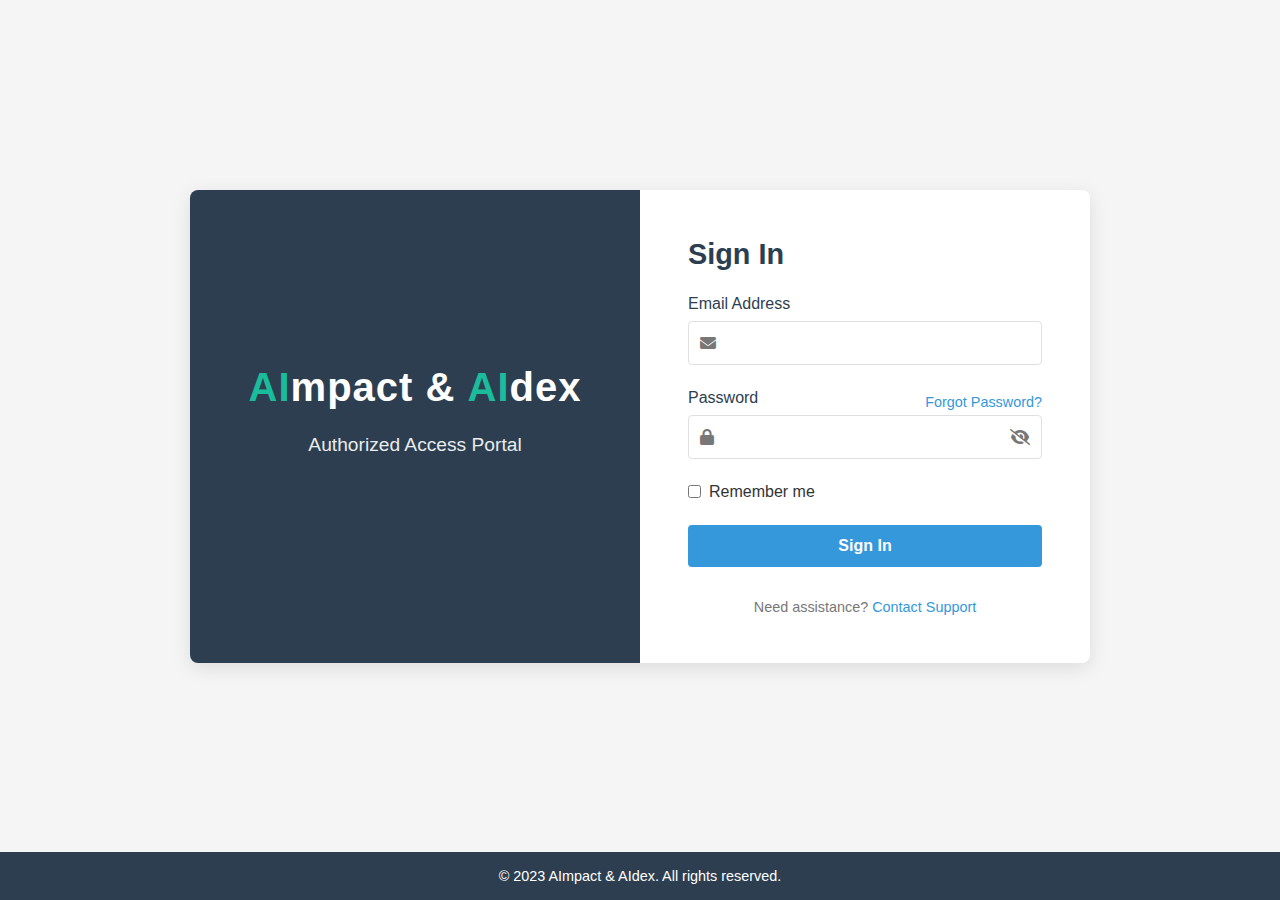
<file: frontend-dashboard.html>
<!DOCTYPE html>
<html lang="en">
<head>
    <meta charset="UTF-8">
    <meta name="viewport" content="width=device-width, initial-scale=1.0">
    <title>AImpact & AIdex - Frontend Developer Dashboard</title>
    <link rel="stylesheet" href="https://cdnjs.cloudflare.com/ajax/libs/font-awesome/6.4.0/css/all.min.css">
    <link rel="stylesheet" href="dashboard-styles.css">
</head>
<body class="frontend-theme">
    <div class="dashboard-layout">
        <!-- Sidebar -->
        <aside class="sidebar">
            <div class="sidebar-header">
                <div class="logo">
                    <h1><span class="highlight">AI</span>mpact</h1>
                </div>
            </div>
            
            <div class="user-info">
                <div class="user-avatar">
                    <i class="fas fa-code"></i>
                </div>
                <div class="user-details">
                    <h3 id="user-name">Dhanush Reddy</h3>
                    <p id="user-role">Frontend Developer</p>
                </div>
            </div>
            
            <nav class="sidebar-nav">
                <ul>
                    <li class="active">
                        <a href="#"><i class="fas fa-tachometer-alt"></i> Dashboard</a>
                    </li>
                    <li>
                        <a href="#"><i class="fas fa-code"></i> My Projects</a>
                    </li>
                    <li>
                        <a href="#"><i class="fas fa-tasks"></i> Tasks</a>
                    </li>
                    <li>
                        <a href="#"><i class="fas fa-bug"></i> Issues</a>
                    </li>
                    <li>
                        <a href="#"><i class="fas fa-code-branch"></i> Pull Requests</a>
                    </li>
                    <li>
                        <a href="#"><i class="fas fa-book"></i> Documentation</a>
                    </li>
                    <li>
                        <a href="#"><i class="fas fa-cog"></i> Settings</a>
                    </li>
                </ul>
            </nav>
        </aside>
        
        <!-- Main Content -->
        <main class="main-content">
            <header class="content-header">
                <div class="header-left">
                    <button class="menu-toggle">
                        <i class="fas fa-bars"></i>
                    </button>
                    <h2>Frontend Developer Dashboard</h2>
                </div>
                
                <div class="header-right">
                    <div class="search-bar">
                        <input type="text" placeholder="Search...">
                        <button><i class="fas fa-search"></i></button>
                    </div>
                    
                    <div class="header-actions">
                        <button class="action-btn">
                            <i class="fas fa-bell"></i>
                            <span class="badge">2</span>
                        </button>
                        <button class="action-btn">
                            <i class="fas fa-envelope"></i>
                            <span class="badge">3</span>
                        </button>
                        <div class="user-dropdown">
                            <button class="user-btn">
                                <i class="fas fa-user-circle"></i>
                            </button>
                            <div class="dropdown-menu">
                                <a href="#"><i class="fas fa-user"></i> Profile</a>
                                <a href="#"><i class="fas fa-cog"></i> Settings</a>
                                <a href="#" class="logout-btn"><i class="fas fa-sign-out-alt"></i> Logout</a>
                            </div>
                        </div>
                    </div>
                </div>
            </header>
            
            <div class="content-body">
                <div class="dashboard-summary">
                    <div class="summary-card">
                        <div class="summary-icon">
                            <i class="fas fa-code"></i>
                        </div>
                        <div class="summary-details">
                            <h3>Active Projects</h3>
                            <p class="summary-value">4</p>
                            <p class="summary-change positive">+1 this week</p>
                        </div>
                    </div>
                    
                    <div class="summary-card">
                        <div class="summary-icon">
                            <i class="fas fa-tasks"></i>
                        </div>
                        <div class="summary-details">
                            <h3>Tasks</h3>
                            <p class="summary-value">12</p>
                            <p class="summary-change negative">-3 this week</p>
                        </div>
                    </div>
                    
                    <div class="summary-card">
                        <div class="summary-icon">
                            <i class="fas fa-bug"></i>
                        </div>
                        <div class="summary-details">
                            <h3>Bugs</h3>
                            <p class="summary-value">5</p>
                            <p class="summary-change negative">-2 this week</p>
                        </div>
                    </div>
                    
                    <div class="summary-card">
                        <div class="summary-icon">
                            <i class="fas fa-code-branch"></i>
                        </div>
                        <div class="summary-details">
                            <h3>Pull Requests</h3>
                            <p class="summary-value">3</p>
                            <p class="summary-change positive">+1 this week</p>
                        </div>
                    </div>
                </div>
                
                <div class="dashboard-grid">
                    <div class="dashboard-card wide">
                        <div class="card-header">
                            <h3>Current Projects</h3>
                            <div class="card-actions">
                                <button><i class="fas fa-ellipsis-v"></i></button>
                            </div>
                        </div>
                        <div class="card-body">
                            <table class="data-table">
                                <thead>
                                    <tr>
                                        <th>Project Name</th>
                                        <th>Status</th>
                                        <th>Deadline</th>
                                        <th>Progress</th>
                                    </tr>
                                </thead>
                                <tbody>
                                    <tr>
                                        <td>User Authentication UI</td>
                                        <td><span class="status-badge online">In Progress</span></td>
                                        <td>Nov 25, 2023</td>
                                        <td>
                                            <div class="progress-bar">
                                                <div class="progress" style="width: 75%;"></div>
                                            </div>
                                        </td>
                                    </tr>
                                    <tr>
                                        <td>Dashboard Redesign</td>
                                        <td><span class="status-badge online">In Progress</span></td>
                                        <td>Dec 5, 2023</td>
                                        <td>
                                            <div class="progress-bar">
                                                <div class="progress" style="width: 40%;"></div>
                                            </div>
                                        </td>
                                    </tr>
                                    <tr>
                                        <td>Mobile Responsiveness</td>
                                        <td><span class="status-badge warning">Review</span></td>
                                        <td>Nov 30, 2023</td>
                                        <td>
                                            <div class="progress-bar">
                                                <div class="progress" style="width: 90%;"></div>
                                            </div>
                                        </td>
                                    </tr>
                                    <tr>
                                        <td>Analytics Module</td>
                                        <td><span class="status-badge offline">Not Started</span></td>
                                        <td>Dec 15, 2023</td>
                                        <td>
                                            <div class="progress-bar">
                                                <div class="progress" style="width: 0%;"></div>
                                            </div>
                                        </td>
                                    </tr>
                                </tbody>
                            </table>
                        </div>
                    </div>
                    
                    <div class="dashboard-card">
                        <div class="card-header">
                            <h3>Recent Commits</h3>
                            <div class="card-actions">
                                <button><i class="fas fa-ellipsis-v"></i></button>
                            </div>
                        </div>
                        <div class="card-body">
                            <ul class="activity-list">
                                <li class="activity-item">
                                    <div class="activity-icon">
                                        <i class="fas fa-code-commit"></i>
                                    </div>
                                    <div class="activity-details">
                                        <p class="activity-title">Fix login form validation</p>
                                        <p class="activity-time">Today, 10:30 AM</p>
                                    </div>
                                </li>
                                <li class="activity-item">
                                    <div class="activity-icon">
                                        <i class="fas fa-code-commit"></i>
                                    </div>
                                    <div class="activity-details">
                                        <p class="activity-title">Update dashboard layout</p>
                                        <p class="activity-time">Yesterday, 4:15 PM</p>
                                    </div>
                                </li>
                                <li class="activity-item">
                                    <div class="activity-icon">
                                        <i class="fas fa-code-commit"></i>
                                    </div>
                                    <div class="activity-details">
                                        <p class="activity-title">Implement responsive design</p>
                                        <p class="activity-time">Yesterday, 2:30 PM</p>
                                    </div>
                                </li>
                                <li class="activity-item">
                                    <div class="activity-icon">
                                        <i class="fas fa-code-commit"></i>
                                    </div>
                                    <div class="activity-details">
                                        <p class="activity-title">Fix CSS issues in Safari</p>
                                        <p class="activity-time">Nov 14, 2023</p>
                                    </div>
                                </li>
                            </ul>
                        </div>
                    </div>
                    
                    <div class="dashboard-card">
                        <div class="card-header">
                            <h3>Code Quality</h3>
                            <div class="card-actions">
                                <button><i class="fas fa-sync"></i></button>
                            </div>
                        </div>
                        <div class="card-body">
                            <div class="chart-container">
                                <div class="chart-placeholder">
                                    <div class="donut-chart">
                                        <div class="donut-segment" style="--percentage: 85; --fill: var(--success-color);">
                                            <span class="donut-label">85%</span>
                                        </div>
                                    </div>
                                </div>
                                <div class="chart-legend">
                                    <div class="legend-item">
                                        <span class="legend-color" style="background-color: var(--success-color);"></span>
                                        <span class="legend-label">Code Quality Score</span>
                                    </div>
                                </div>
                            </div>
                            <ul class="status-list">
                                <li class="status-item">
                                    <div class="status-label">Code Smells</div>
                                    <div class="status-value">
                                        <span class="status-badge online">Low (12)</span>
                                    </div>
                                </li>
                                <li class="status-item">
                                    <div class="status-label">Duplications</div>
                                    <div class="status-value">
                                        <span class="status-badge online">3.2%</span>
                                    </div>
                                </li>
                                <li class="status-item">
                                    <div class="status-label">Technical Debt</div>
                                    <div class="status-value">
                                        <span class="status-badge warning">4h 30m</span>
                                    </div>
                                </li>
                            </ul>
                        </div>
                    </div>
                    
                    <div class="dashboard-card">
                        <div class="card-header">
                            <h3>Upcoming Tasks</h3>
                            <div class="card-actions">
                                <button><i class="fas fa-plus"></i></button>
                            </div>
                        </div>
                        <div class="card-body">
                            <ul class="task-list">
                                <li class="task-item">
                                    <input type="checkbox" id="task1">
                                    <label for="task1">Implement user profile page</label>
                                    <span class="task-due">Due: Nov 20</span>
                                </li>
                                <li class="task-item">
                                    <input type="checkbox" id="task2">
                                    <label for="task2">Fix responsive issues on mobile</label>
                                    <span class="task-due">Due: Nov 22</span>
                                </li>
                                <li class="task-item">
                                    <input type="checkbox" id="task3">
                                    <label for="task3">Optimize loading performance</label>
                                    <span class="task-due">Due: Nov 24</span>
                                </li>
                                <li class="task-item">
                                    <input type="checkbox" id="task4">
                                    <label for="task4">Implement dark mode toggle</label>
                                    <span class="task-due">Due: Nov 28</span>
                                </li>
                                <li class="task-item">
                                    <input type="checkbox" id="task5">
                                    <label for="task5">Create data visualization components</label>
                                    <span class="task-due">Due: Dec 2</span>
                                </li>
                            </ul>
                        </div>
                    </div>
                </div>
            </div>
        </main>
    </div>
    
    <script src="api.js"></script>
    <script src="login.js"></script>
    <script src="dashboard.js"></script>
    <script src="notifications.js"></script>
    <script src="messaging.js"></script>
</body>
</html>
</file>
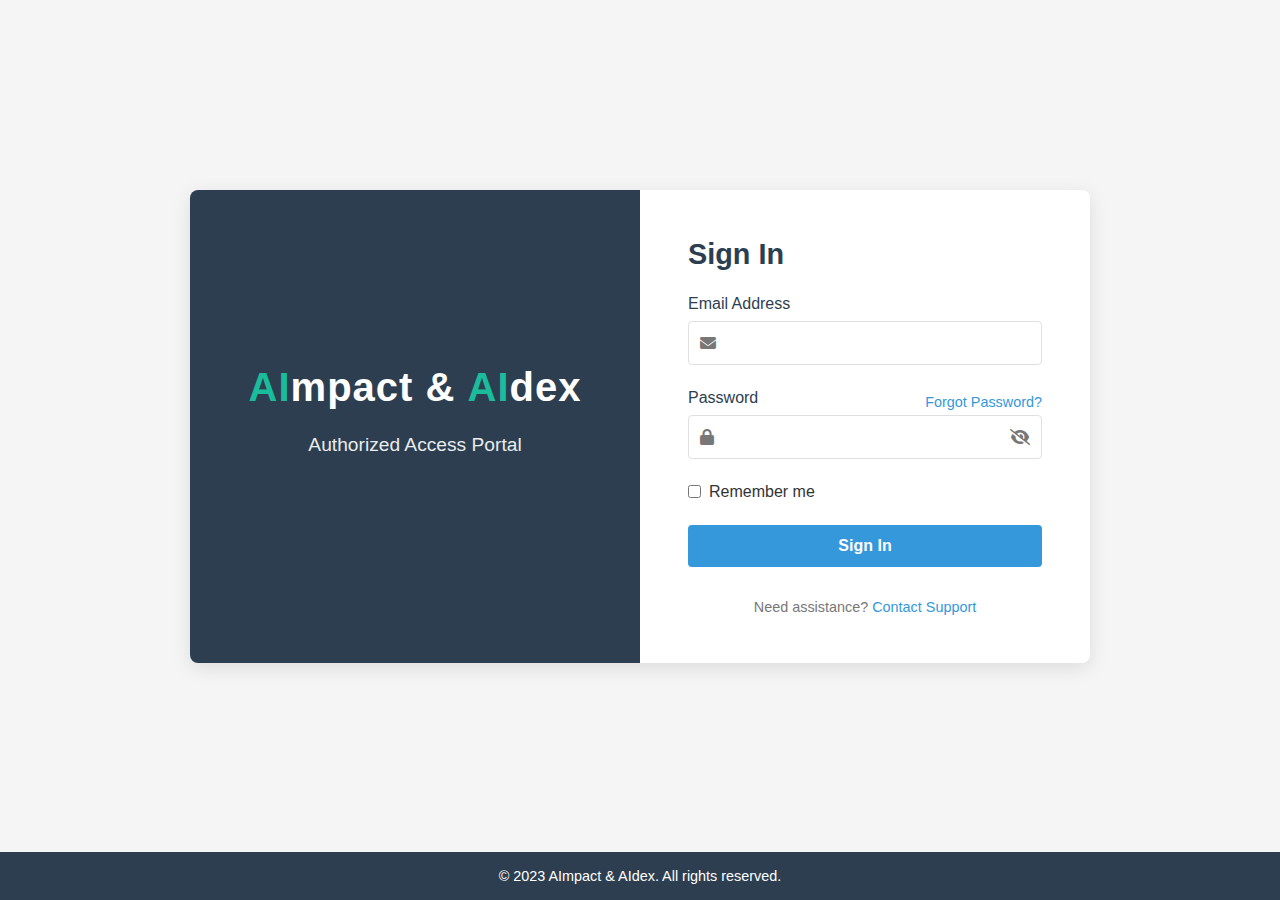
<file: homeo-dashboard.html>
<!DOCTYPE html>
<html lang="en">
<head>
    <meta charset="UTF-8">
    <meta name="viewport" content="width=device-width, initial-scale=1.0">
    <title>AImpact & AIdex - Homeo Advisor Dashboard</title>
    <link rel="stylesheet" href="https://cdnjs.cloudflare.com/ajax/libs/font-awesome/6.4.0/css/all.min.css">
    <link rel="stylesheet" href="dashboard-styles.css">
</head>
<body class="homeo-theme">
    <div class="dashboard-layout">
        <!-- Sidebar -->
        <aside class="sidebar">
            <div class="sidebar-header">
                <div class="logo">
                    <h1><span class="highlight">AI</span>mpact</h1>
                </div>
            </div>
            
            <div class="user-info">
                <div class="user-avatar">
                    <i class="fas fa-leaf"></i>
                </div>
                <div class="user-details">
                    <h3 id="user-name">Geethika Kalapala</h3>
                    <p id="user-role">Homeo Advisor</p>
                </div>
            </div>
            
            <nav class="sidebar-nav">
                <ul>
                    <li class="active">
                        <a href="#"><i class="fas fa-tachometer-alt"></i> Dashboard</a>
                    </li>
                    <li>
                        <a href="#"><i class="fas fa-user-injured"></i> Patients</a>
                    </li>
                    <li>
                        <a href="#"><i class="fas fa-calendar-alt"></i> Appointments</a>
                    </li>
                    <li>
                        <a href="#"><i class="fas fa-prescription-bottle-alt"></i> Remedies</a>
                    </li>
                    <li>
                        <a href="#"><i class="fas fa-notes-medical"></i> Case Studies</a>
                    </li>
                    <li>
                        <a href="#"><i class="fas fa-book-medical"></i> Resources</a>
                    </li>
                    <li>
                        <a href="#"><i class="fas fa-cog"></i> Settings</a>
                    </li>
                </ul>
            </nav>
        </aside>
        
        <!-- Main Content -->
        <main class="main-content">
            <header class="content-header">
                <div class="header-left">
                    <button class="menu-toggle">
                        <i class="fas fa-bars"></i>
                    </button>
                    <h2>Homeo Advisor Dashboard</h2>
                </div>
                
                <div class="header-right">
                    <div class="search-bar">
                        <input type="text" placeholder="Search patients...">
                        <button><i class="fas fa-search"></i></button>
                    </div>
                    
                    <div class="header-actions">
                        <button class="action-btn">
                            <i class="fas fa-bell"></i>
                            <span class="badge">3</span>
                        </button>
                        <button class="action-btn">
                            <i class="fas fa-envelope"></i>
                            <span class="badge">2</span>
                        </button>
                        <div class="user-dropdown">
                            <button class="user-btn">
                                <i class="fas fa-user-circle"></i>
                            </button>
                            <div class="dropdown-menu">
                                <a href="#"><i class="fas fa-user"></i> Profile</a>
                                <a href="#"><i class="fas fa-cog"></i> Settings</a>
                                <a href="#" class="logout-btn"><i class="fas fa-sign-out-alt"></i> Logout</a>
                            </div>
                        </div>
                    </div>
                </div>
            </header>
            
            <div class="content-body">
                <div class="dashboard-summary">
                    <div class="summary-card">
                        <div class="summary-icon">
                            <i class="fas fa-user-injured"></i>
                        </div>
                        <div class="summary-details">
                            <h3>Total Patients</h3>
                            <p class="summary-value">186</p>
                            <p class="summary-change positive">+8 this month</p>
                        </div>
                    </div>
                    
                    <div class="summary-card">
                        <div class="summary-icon">
                            <i class="fas fa-calendar-check"></i>
                        </div>
                        <div class="summary-details">
                            <h3>Appointments</h3>
                            <p class="summary-value">12</p>
                            <p class="summary-change positive">+2 today</p>
                        </div>
                    </div>
                    
                    <div class="summary-card">
                        <div class="summary-icon">
                            <i class="fas fa-prescription-bottle-alt"></i>
                        </div>
                        <div class="summary-details">
                            <h3>Remedies Prescribed</h3>
                            <p class="summary-value">342</p>
                            <p class="summary-change positive">+18 this month</p>
                        </div>
                    </div>
                    
                    <div class="summary-card">
                        <div class="summary-icon">
                            <i class="fas fa-star"></i>
                        </div>
                        <div class="summary-details">
                            <h3>Success Rate</h3>
                            <p class="summary-value">92%</p>
                            <p class="summary-change positive">+2% this quarter</p>
                        </div>
                    </div>
                </div>
                
                <div class="dashboard-grid">
                    <div class="dashboard-card wide">
                        <div class="card-header">
                            <h3>Patient Distribution by Condition</h3>
                            <div class="card-actions">
                                <button><i class="fas fa-ellipsis-v"></i></button>
                            </div>
                        </div>
                        <div class="card-body">
                            <div class="chart-container">
                                <div class="chart-placeholder">
                                    <div class="chart-bars horizontal">
                                        <div class="chart-bar-group">
                                            <span class="chart-label">Respiratory</span>
                                            <div class="chart-bar" style="width: 65%;"></div>
                                            <span class="chart-value">65</span>
                                        </div>
                                        <div class="chart-bar-group">
                                            <span class="chart-label">Digestive</span>
                                            <div class="chart-bar" style="width: 48%;"></div>
                                            <span class="chart-value">48</span>
                                        </div>
                                        <div class="chart-bar-group">
                                            <span class="chart-label">Skin</span>
                                            <div class="chart-bar" style="width: 32%;"></div>
                                            <span class="chart-value">32</span>
                                        </div>
                                        <div class="chart-bar-group">
                                            <span class="chart-label">Allergies</span>
                                            <div class="chart-bar" style="width: 28%;"></div>
                                            <span class="chart-value">28</span>
                                        </div>
                                        <div class="chart-bar-group">
                                            <span class="chart-label">Other</span>
                                            <div class="chart-bar" style="width: 13%;"></div>
                                            <span class="chart-value">13</span>
                                        </div>
                                    </div>
                                </div>
                            </div>
                        </div>
                    </div>
                    
                    <div class="dashboard-card">
                        <div class="card-header">
                            <h3>Today's Appointments</h3>
                            <div class="card-actions">
                                <button><i class="fas fa-ellipsis-v"></i></button>
                            </div>
                        </div>
                        <div class="card-body">
                            <ul class="appointment-list">
                                <li class="appointment-item">
                                    <div class="appointment-time">09:30 AM</div>
                                    <div class="appointment-details">
                                        <p class="appointment-name">Rahul Sharma</p>
                                        <p class="appointment-type">Follow-up</p>
                                    </div>
                                    <div class="appointment-actions">
                                        <button class="icon-btn"><i class="fas fa-video"></i></button>
                                    </div>
                                </li>
                                <li class="appointment-item">
                                    <div class="appointment-time">11:00 AM</div>
                                    <div class="appointment-details">
                                        <p class="appointment-name">Priya Patel</p>
                                        <p class="appointment-type">Initial Consultation</p>
                                    </div>
                                    <div class="appointment-actions">
                                        <button class="icon-btn"><i class="fas fa-video"></i></button>
                                    </div>
                                </li>
                                <li class="appointment-item">
                                    <div class="appointment-time">02:15 PM</div>
                                    <div class="appointment-details">
                                        <p class="appointment-name">Arjun Reddy</p>
                                        <p class="appointment-type">Follow-up</p>
                                    </div>
                                    <div class="appointment-actions">
                                        <button class="icon-btn"><i class="fas fa-video"></i></button>
                                    </div>
                                </li>
                                <li class="appointment-item">
                                    <div class="appointment-time">04:30 PM</div>
                                    <div class="appointment-details">
                                        <p class="appointment-name">Meera Singh</p>
                                        <p class="appointment-type">Remedy Review</p>
                                    </div>
                                    <div class="appointment-actions">
                                        <button class="icon-btn"><i class="fas fa-video"></i></button>
                                    </div>
                                </li>
                            </ul>
                        </div>
                    </div>
                    
                    <div class="dashboard-card">
                        <div class="card-header">
                            <h3>Top Prescribed Remedies</h3>
                            <div class="card-actions">
                                <button><i class="fas fa-sync"></i></button>
                            </div>
                        </div>
                        <div class="card-body">
                            <ul class="status-list">
                                <li class="status-item">
                                    <div class="status-label">Arsenicum Album</div>
                                    <div class="status-value">
                                        <span class="status-badge">42 cases</span>
                                    </div>
                                </li>
                                <li class="status-item">
                                    <div class="status-label">Nux Vomica</div>
                                    <div class="status-value">
                                        <span class="status-badge">38 cases</span>
                                    </div>
                                </li>
                                <li class="status-item">
                                    <div class="status-label">Pulsatilla</div>
                                    <div class="status-value">
                                        <span class="status-badge">35 cases</span>
                                    </div>
                                </li>
                                <li class="status-item">
                                    <div class="status-label">Bryonia</div>
                                    <div class="status-value">
                                        <span class="status-badge">29 cases</span>
                                    </div>
                                </li>
                                <li class="status-item">
                                    <div class="status-label">Rhus Tox</div>
                                    <div class="status-value">
                                        <span class="status-badge">24 cases</span>
                                    </div>
                                </li>
                            </ul>
                        </div>
                    </div>
                    
                    <div class="dashboard-card">
                        <div class="card-header">
                            <h3>Recent Case Notes</h3>
                            <div class="card-actions">
                                <button><i class="fas fa-plus"></i></button>
                            </div>
                        </div>
                        <div class="card-body">
                            <ul class="activity-list">
                                <li class="activity-item">
                                    <div class="activity-icon">
                                        <i class="fas fa-notes-medical"></i>
                                    </div>
                                    <div class="activity-details">
                                        <p class="activity-title">Rahul Sharma - Respiratory Issues</p>
                                        <p class="activity-time">Today, 10:30 AM</p>
                                        <p>Showing improvement with Bryonia. Continue for 2 weeks.</p>
                                    </div>
                                </li>
                                <li class="activity-item">
                                    <div class="activity-icon">
                                        <i class="fas fa-notes-medical"></i>
                                    </div>
                                    <div class="activity-details">
                                        <p class="activity-title">Meera Singh - Skin Allergy</p>
                                        <p class="activity-time">Yesterday, 4:15 PM</p>
                                        <p>Switched to Rhus Tox. Monitor for 10 days.</p>
                                    </div>
                                </li>
                                <li class="activity-item">
                                    <div class="activity-icon">
                                        <i class="fas fa-notes-medical"></i>
                                    </div>
                                    <div class="activity-details">
                                        <p class="activity-title">Arjun Reddy - Digestive Issues</p>
                                        <p class="activity-time">Yesterday, 2:30 PM</p>
                                        <p>Nux Vomica showing good results. Continue treatment.</p>
                                    </div>
                                </li>
                            </ul>
                        </div>
                    </div>
                    
                    <div class="dashboard-card">
                        <div class="card-header">
                            <h3>Treatment Success Rate</h3>
                            <div class="card-actions">
                                <button><i class="fas fa-ellipsis-v"></i></button>
                            </div>
                        </div>
                        <div class="card-body">
                            <div class="chart-container">
                                <div class="chart-placeholder">
                                    <div class="donut-chart">
                                        <div class="donut-segment" style="--percentage: 92; --fill: var(--success-color);">
                                            <span class="donut-label">92%</span>
                                        </div>
                                    </div>
                                </div>
                                <div class="chart-legend">
                                    <div class="legend-item">
                                        <span class="legend-color" style="background-color: var(--success-color);"></span>
                                        <span class="legend-label">Success Rate</span>
                                    </div>
                                </div>
                            </div>
                            <ul class="status-list">
                                <li class="status-item">
                                    <div class="status-label">Complete Recovery</div>
                                    <div class="status-value">
                                        <span class="status-badge online">68%</span>
                                    </div>
                                </li>
                                <li class="status-item">
                                    <div class="status-label">Significant Improvement</div>
                                    <div class="status-value">
                                        <span class="status-badge online">24%</span>
                                    </div>
                                </li>
                                <li class="status-item">
                                    <div class="status-label">Minimal Improvement</div>
                                    <div class="status-value">
                                        <span class="status-badge warning">8%</span>
                                    </div>
                                </li>
                            </ul>
                        </div>
                    </div>
                </div>
            </div>
        </main>
    </div>
    
    <script src="api.js"></script>
    <script src="login.js"></script>
    <script src="dashboard.js"></script>
    <script src="notifications.js"></script>
    <script src="messaging.js"></script>
</body>
</html>
</file>
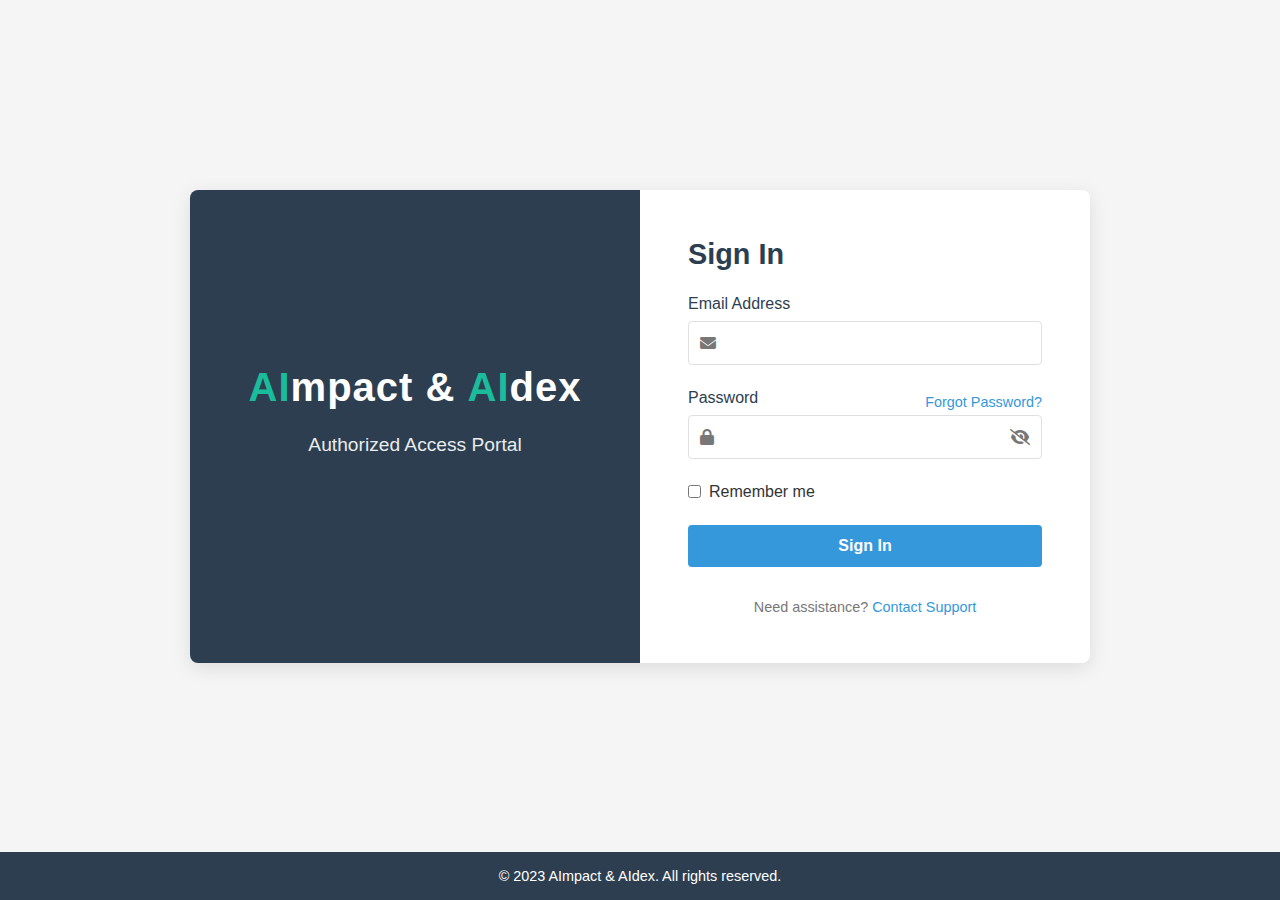
<file: java-dashboard.html>
<!DOCTYPE html>
<html lang="en">
<head>
    <meta charset="UTF-8">
    <meta name="viewport" content="width=device-width, initial-scale=1.0">
    <title>AImpact & AIdex - Java Developer Dashboard</title>
    <link rel="stylesheet" href="https://cdnjs.cloudflare.com/ajax/libs/font-awesome/6.4.0/css/all.min.css">
    <link rel="stylesheet" href="dashboard-styles.css">
</head>
<body class="java-theme">
    <div class="dashboard-layout">
        <!-- Sidebar -->
        <aside class="sidebar">
            <div class="sidebar-header">
                <div class="logo">
                    <h1><span class="highlight">AI</span>mpact</h1>
                </div>
            </div>
            
            <div class="user-info">
                <div class="user-avatar">
                    <i class="fab fa-java"></i>
                </div>
                <div class="user-details">
                    <h3 id="user-name">Varshith Goud</h3>
                    <p id="user-role">Java Developer</p>
                </div>
            </div>
            
            <nav class="sidebar-nav">
                <ul>
                    <li class="active">
                        <a href="#"><i class="fas fa-tachometer-alt"></i> Dashboard</a>
                    </li>
                    <li>
                        <a href="#"><i class="fas fa-code"></i> Projects</a>
                    </li>
                    <li>
                        <a href="#"><i class="fas fa-tasks"></i> Tasks</a>
                    </li>
                    <li>
                        <a href="#"><i class="fas fa-bug"></i> Issues</a>
                    </li>
                    <li>
                        <a href="#"><i class="fas fa-code-branch"></i> Pull Requests</a>
                    </li>
                    <li>
                        <a href="#"><i class="fas fa-server"></i> Deployments</a>
                    </li>
                    <li>
                        <a href="#"><i class="fas fa-cog"></i> Settings</a>
                    </li>
                </ul>
            </nav>
        </aside>
        
        <!-- Main Content -->
        <main class="main-content">
            <header class="content-header">
                <div class="header-left">
                    <button class="menu-toggle">
                        <i class="fas fa-bars"></i>
                    </button>
                    <h2>Java Developer Dashboard</h2>
                </div>
                
                <div class="header-right">
                    <div class="search-bar">
                        <input type="text" placeholder="Search...">
                        <button><i class="fas fa-search"></i></button>
                    </div>
                    
                    <div class="header-actions">
                        <button class="action-btn">
                            <i class="fas fa-bell"></i>
                            <span class="badge">3</span>
                        </button>
                        <button class="action-btn">
                            <i class="fas fa-envelope"></i>
                            <span class="badge">2</span>
                        </button>
                        <div class="user-dropdown">
                            <button class="user-btn">
                                <i class="fas fa-user-circle"></i>
                            </button>
                            <div class="dropdown-menu">
                                <a href="#"><i class="fas fa-user"></i> Profile</a>
                                <a href="#"><i class="fas fa-cog"></i> Settings</a>
                                <a href="#" class="logout-btn"><i class="fas fa-sign-out-alt"></i> Logout</a>
                            </div>
                        </div>
                    </div>
                </div>
            </header>
            
            <div class="content-body">
                <div class="dashboard-summary">
                    <div class="summary-card">
                        <div class="summary-icon">
                            <i class="fas fa-code"></i>
                        </div>
                        <div class="summary-details">
                            <h3>Active Projects</h3>
                            <p class="summary-value">3</p>
                            <p class="summary-change positive">+1 this month</p>
                        </div>
                    </div>
                    
                    <div class="summary-card">
                        <div class="summary-icon">
                            <i class="fas fa-tasks"></i>
                        </div>
                        <div class="summary-details">
                            <h3>Tasks</h3>
                            <p class="summary-value">18</p>
                            <p class="summary-change negative">-2 this week</p>
                        </div>
                    </div>
                    
                    <div class="summary-card">
                        <div class="summary-icon">
                            <i class="fas fa-bug"></i>
                        </div>
                        <div class="summary-details">
                            <h3>Bugs</h3>
                            <p class="summary-value">7</p>
                            <p class="summary-change negative">-3 this week</p>
                        </div>
                    </div>
                    
                    <div class="summary-card">
                        <div class="summary-icon">
                            <i class="fas fa-code-branch"></i>
                        </div>
                        <div class="summary-details">
                            <h3>Pull Requests</h3>
                            <p class="summary-value">4</p>
                            <p class="summary-change positive">+2 this week</p>
                        </div>
                    </div>
                </div>
                
                <div class="dashboard-grid">
                    <div class="dashboard-card wide">
                        <div class="card-header">
                            <h3>Current Projects</h3>
                            <div class="card-actions">
                                <button><i class="fas fa-ellipsis-v"></i></button>
                            </div>
                        </div>
                        <div class="card-body">
                            <table class="data-table">
                                <thead>
                                    <tr>
                                        <th>Project Name</th>
                                        <th>Status</th>
                                        <th>Deadline</th>
                                        <th>Progress</th>
                                        <th>Actions</th>
                                    </tr>
                                </thead>
                                <tbody>
                                    <tr>
                                        <td>AI Model Integration API</td>
                                        <td><span class="status-badge online">In Progress</span></td>
                                        <td>Dec 10, 2023</td>
                                        <td>
                                            <div class="progress-bar">
                                                <div class="progress" style="width: 65%;"></div>
                                            </div>
                                        </td>
                                        <td>
                                            <button class="icon-btn"><i class="fas fa-eye"></i></button>
                                            <button class="icon-btn"><i class="fas fa-code-branch"></i></button>
                                        </td>
                                    </tr>
                                    <tr>
                                        <td>Authentication Service</td>
                                        <td><span class="status-badge warning">Review</span></td>
                                        <td>Nov 30, 2023</td>
                                        <td>
                                            <div class="progress-bar">
                                                <div class="progress" style="width: 90%;"></div>
                                            </div>
                                        </td>
                                        <td>
                                            <button class="icon-btn"><i class="fas fa-eye"></i></button>
                                            <button class="icon-btn"><i class="fas fa-code-branch"></i></button>
                                        </td>
                                    </tr>
                                    <tr>
                                        <td>Data Processing Pipeline</td>
                                        <td><span class="status-badge online">In Progress</span></td>
                                        <td>Dec 15, 2023</td>
                                        <td>
                                            <div class="progress-bar">
                                                <div class="progress" style="width: 40%;"></div>
                                            </div>
                                        </td>
                                        <td>
                                            <button class="icon-btn"><i class="fas fa-eye"></i></button>
                                            <button class="icon-btn"><i class="fas fa-code-branch"></i></button>
                                        </td>
                                    </tr>
                                </tbody>
                            </table>
                        </div>
                    </div>
                    
                    <div class="dashboard-card">
                        <div class="card-header">
                            <h3>Recent Commits</h3>
                            <div class="card-actions">
                                <button><i class="fas fa-ellipsis-v"></i></button>
                            </div>
                        </div>
                        <div class="card-body">
                            <ul class="activity-list">
                                <li class="activity-item">
                                    <div class="activity-icon">
                                        <i class="fas fa-code-commit"></i>
                                    </div>
                                    <div class="activity-details">
                                        <p class="activity-title">Fix authentication token validation</p>
                                        <p class="activity-time">Today, 11:30 AM</p>
                                    </div>
                                </li>
                                <li class="activity-item">
                                    <div class="activity-icon">
                                        <i class="fas fa-code-commit"></i>
                                    </div>
                                    <div class="activity-details">
                                        <p class="activity-title">Implement data caching layer</p>
                                        <p class="activity-time">Yesterday, 4:15 PM</p>
                                    </div>
                                </li>
                                <li class="activity-item">
                                    <div class="activity-icon">
                                        <i class="fas fa-code-commit"></i>
                                    </div>
                                    <div class="activity-details">
                                        <p class="activity-title">Optimize database queries</p>
                                        <p class="activity-time">Yesterday, 2:30 PM</p>
                                    </div>
                                </li>
                                <li class="activity-item">
                                    <div class="activity-icon">
                                        <i class="fas fa-code-commit"></i>
                                    </div>
                                    <div class="activity-details">
                                        <p class="activity-title">Add unit tests for API endpoints</p>
                                        <p class="activity-time">Nov 14, 2023</p>
                                    </div>
                                </li>
                            </ul>
                        </div>
                    </div>
                    
                    <div class="dashboard-card">
                        <div class="card-header">
                            <h3>Code Quality</h3>
                            <div class="card-actions">
                                <button><i class="fas fa-sync"></i></button>
                            </div>
                        </div>
                        <div class="card-body">
                            <div class="chart-container">
                                <div class="chart-placeholder">
                                    <div class="donut-chart">
                                        <div class="donut-segment" style="--percentage: 88; --fill: var(--success-color);">
                                            <span class="donut-label">88%</span>
                                        </div>
                                    </div>
                                </div>
                                <div class="chart-legend">
                                    <div class="legend-item">
                                        <span class="legend-color" style="background-color: var(--success-color);"></span>
                                        <span class="legend-label">Code Quality Score</span>
                                    </div>
                                </div>
                            </div>
                            <ul class="status-list">
                                <li class="status-item">
                                    <div class="status-label">Code Coverage</div>
                                    <div class="status-value">
                                        <span class="status-badge online">82%</span>
                                    </div>
                                </li>
                                <li class="status-item">
                                    <div class="status-label">Code Smells</div>
                                    <div class="status-value">
                                        <span class="status-badge online">Low (8)</span>
                                    </div>
                                </li>
                                <li class="status-item">
                                    <div class="status-label">Technical Debt</div>
                                    <div class="status-value">
                                        <span class="status-badge warning">3h 15m</span>
                                    </div>
                                </li>
                            </ul>
                        </div>
                    </div>
                    
                    <div class="dashboard-card">
                        <div class="card-header">
                            <h3>Upcoming Tasks</h3>
                            <div class="card-actions">
                                <button><i class="fas fa-plus"></i></button>
                            </div>
                        </div>
                        <div class="card-body">
                            <ul class="task-list">
                                <li class="task-item">
                                    <input type="checkbox" id="task1">
                                    <label for="task1">Implement OAuth2 integration</label>
                                    <span class="task-due">Due: Nov 22</span>
                                </li>
                                <li class="task-item">
                                    <input type="checkbox" id="task2">
                                    <label for="task2">Optimize data processing pipeline</label>
                                    <span class="task-due">Due: Nov 25</span>
                                </li>
                                <li class="task-item">
                                    <input type="checkbox" id="task3">
                                    <label for="task3">Fix pagination in REST API</label>
                                    <span class="task-due">Due: Nov 28</span>
                                </li>
                                <li class="task-item">
                                    <input type="checkbox" id="task4">
                                    <label for="task4">Implement rate limiting</label>
                                    <span class="task-due">Due: Dec 2</span>
                                </li>
                                <li class="task-item">
                                    <input type="checkbox" id="task5">
                                    <label for="task5">Add logging and monitoring</label>
                                    <span class="task-due">Due: Dec 5</span>
                                </li>
                            </ul>
                        </div>
                    </div>
                </div>
            </div>
        </main>
    </div>
    
    <script src="api.js"></script>
    <script src="login.js"></script>
    <script src="dashboard.js"></script>
    <script src="notifications.js"></script>
    <script src="messaging.js"></script>
</body>
</html>
</file>
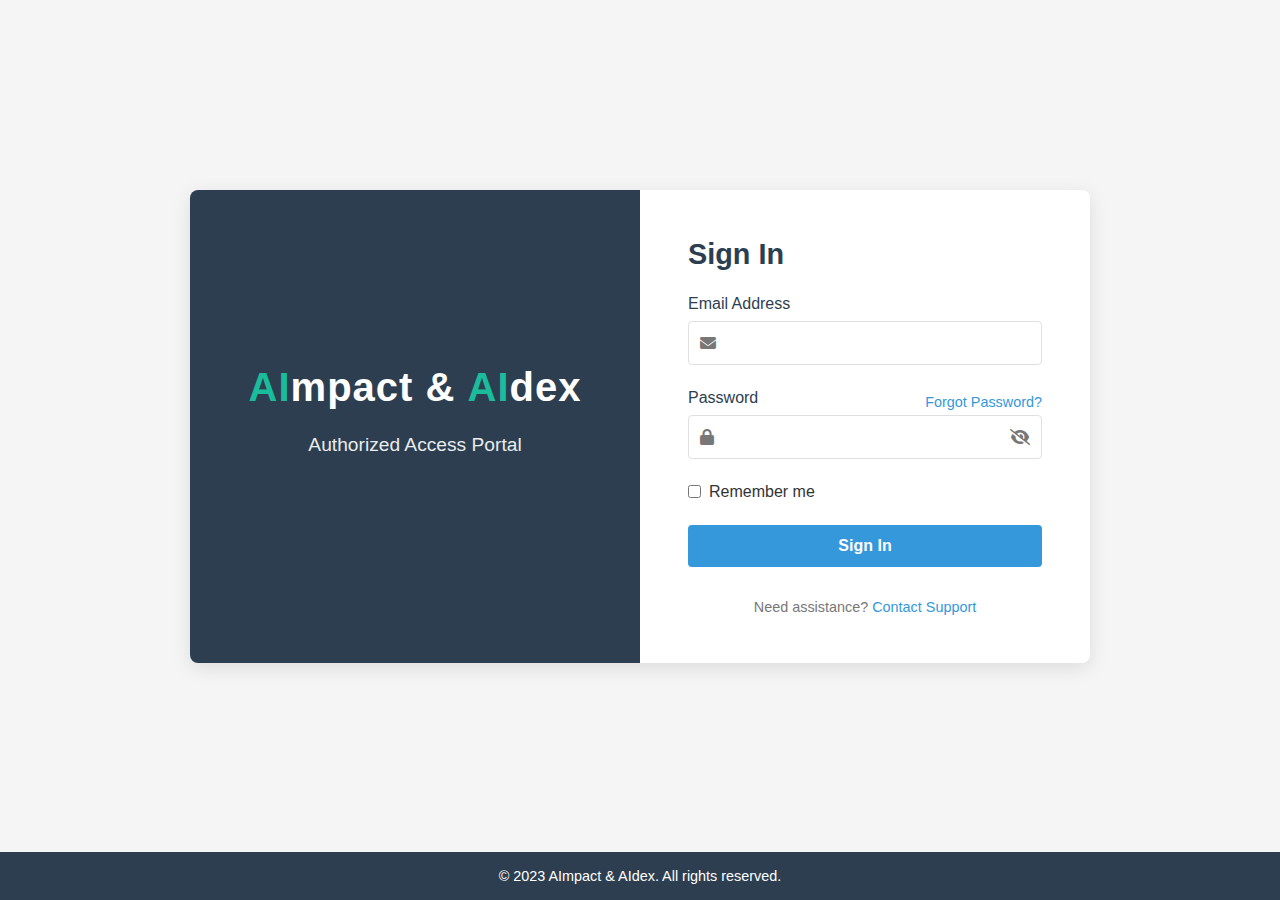
<file: medical-dashboard.html>
<!DOCTYPE html>
<html lang="en">
<head>
    <meta charset="UTF-8">
    <meta name="viewport" content="width=device-width, initial-scale=1.0">
    <title>AImpact & AIdex - Medical Advisor Dashboard</title>
    <link rel="stylesheet" href="https://cdnjs.cloudflare.com/ajax/libs/font-awesome/6.4.0/css/all.min.css">
    <link rel="stylesheet" href="dashboard-styles.css">
</head>
<body class="medical-theme">
    <div class="dashboard-layout">
        <!-- Sidebar -->
        <aside class="sidebar">
            <div class="sidebar-header">
                <div class="logo">
                    <h1><span class="highlight">AI</span>mpact</h1>
                </div>
            </div>
            
            <div class="user-info">
                <div class="user-avatar">
                    <i class="fas fa-user-md"></i>
                </div>
                <div class="user-details">
                    <h3 id="user-name">Srestitha Vemuri</h3>
                    <p id="user-role">Medical Advisor</p>
                </div>
            </div>
            
            <nav class="sidebar-nav">
                <ul>
                    <li class="active">
                        <a href="#"><i class="fas fa-tachometer-alt"></i> Dashboard</a>
                    </li>
                    <li>
                        <a href="#"><i class="fas fa-heartbeat"></i> Patient Data</a>
                    </li>
                    <li>
                        <a href="#"><i class="fas fa-brain"></i> AI Diagnostics</a>
                    </li>
                    <li>
                        <a href="#"><i class="fas fa-file-medical"></i> Medical Reports</a>
                    </li>
                    <li>
                        <a href="#"><i class="fas fa-pills"></i> Treatment Plans</a>
                    </li>
                    <li>
                        <a href="#"><i class="fas fa-calendar-alt"></i> Appointments</a>
                    </li>
                    <li>
                        <a href="#"><i class="fas fa-cog"></i> Settings</a>
                    </li>
                </ul>
            </nav>
        </aside>
        
        <!-- Main Content -->
        <main class="main-content">
            <header class="content-header">
                <div class="header-left">
                    <button class="menu-toggle">
                        <i class="fas fa-bars"></i>
                    </button>
                    <h2>Medical Advisor Dashboard</h2>
                </div>
                
                <div class="header-right">
                    <div class="search-bar">
                        <input type="text" placeholder="Search patients...">
                        <button><i class="fas fa-search"></i></button>
                    </div>
                    
                    <div class="header-actions">
                        <button class="action-btn">
                            <i class="fas fa-bell"></i>
                            <span class="badge">4</span>
                        </button>
                        <button class="action-btn">
                            <i class="fas fa-envelope"></i>
                            <span class="badge">2</span>
                        </button>
                        <div class="user-dropdown">
                            <button class="user-btn">
                                <i class="fas fa-user-circle"></i>
                            </button>
                            <div class="dropdown-menu">
                                <a href="#"><i class="fas fa-user"></i> Profile</a>
                                <a href="#"><i class="fas fa-cog"></i> Settings</a>
                                <a href="#" class="logout-btn"><i class="fas fa-sign-out-alt"></i> Logout</a>
                            </div>
                        </div>
                    </div>
                </div>
            </header>
            
            <div class="content-body">
                <div class="dashboard-summary">
                    <div class="summary-card">
                        <div class="summary-icon">
                            <i class="fas fa-users"></i>
                        </div>
                        <div class="summary-details">
                            <h3>Total Patients</h3>
                            <p class="summary-value">248</p>
                            <p class="summary-change positive">+12 this month</p>
                        </div>
                    </div>
                    
                    <div class="summary-card">
                        <div class="summary-icon">
                            <i class="fas fa-calendar-check"></i>
                        </div>
                        <div class="summary-details">
                            <h3>Appointments</h3>
                            <p class="summary-value">18</p>
                            <p class="summary-change positive">+3 today</p>
                        </div>
                    </div>
                    
                    <div class="summary-card">
                        <div class="summary-icon">
                            <i class="fas fa-file-medical-alt"></i>
                        </div>
                        <div class="summary-details">
                            <h3>Reports</h3>
                            <p class="summary-value">42</p>
                            <p class="summary-change positive">+8 this week</p>
                        </div>
                    </div>
                    
                    <div class="summary-card">
                        <div class="summary-icon">
                            <i class="fas fa-brain"></i>
                        </div>
                        <div class="summary-details">
                            <h3>AI Analyses</h3>
                            <p class="summary-value">156</p>
                            <p class="summary-change positive">+24 this month</p>
                        </div>
                    </div>
                </div>
                
                <div class="dashboard-grid">
                    <div class="dashboard-card wide">
                        <div class="card-header">
                            <h3>Patient Distribution</h3>
                            <div class="card-actions">
                                <button><i class="fas fa-ellipsis-v"></i></button>
                            </div>
                        </div>
                        <div class="card-body">
                            <div class="chart-container">
                                <div class="chart-placeholder">
                                    <div class="chart-bars horizontal">
                                        <div class="chart-bar-group">
                                            <span class="chart-label">Cardiology</span>
                                            <div class="chart-bar" style="width: 75%;"></div>
                                            <span class="chart-value">75</span>
                                        </div>
                                        <div class="chart-bar-group">
                                            <span class="chart-label">Neurology</span>
                                            <div class="chart-bar" style="width: 60%;"></div>
                                            <span class="chart-value">60</span>
                                        </div>
                                        <div class="chart-bar-group">
                                            <span class="chart-label">Oncology</span>
                                            <div class="chart-bar" style="width: 45%;"></div>
                                            <span class="chart-value">45</span>
                                        </div>
                                        <div class="chart-bar-group">
                                            <span class="chart-label">Pediatrics</span>
                                            <div class="chart-bar" style="width: 35%;"></div>
                                            <span class="chart-value">35</span>
                                        </div>
                                        <div class="chart-bar-group">
                                            <span class="chart-label">Orthopedics</span>
                                            <div class="chart-bar" style="width: 33%;"></div>
                                            <span class="chart-value">33</span>
                                        </div>
                                    </div>
                                </div>
                            </div>
                        </div>
                    </div>
                    
                    <div class="dashboard-card">
                        <div class="card-header">
                            <h3>Today's Appointments</h3>
                            <div class="card-actions">
                                <button><i class="fas fa-ellipsis-v"></i></button>
                            </div>
                        </div>
                        <div class="card-body">
                            <ul class="appointment-list">
                                <li class="appointment-item">
                                    <div class="appointment-time">09:00 AM</div>
                                    <div class="appointment-details">
                                        <p class="appointment-name">John Smith</p>
                                        <p class="appointment-type">Initial Consultation</p>
                                    </div>
                                    <div class="appointment-actions">
                                        <button class="icon-btn"><i class="fas fa-video"></i></button>
                                    </div>
                                </li>
                                <li class="appointment-item">
                                    <div class="appointment-time">10:30 AM</div>
                                    <div class="appointment-details">
                                        <p class="appointment-name">Sarah Johnson</p>
                                        <p class="appointment-type">Follow-up</p>
                                    </div>
                                    <div class="appointment-actions">
                                        <button class="icon-btn"><i class="fas fa-video"></i></button>
                                    </div>
                                </li>
                                <li class="appointment-item">
                                    <div class="appointment-time">01:15 PM</div>
                                    <div class="appointment-details">
                                        <p class="appointment-name">Michael Brown</p>
                                        <p class="appointment-type">Test Results</p>
                                    </div>
                                    <div class="appointment-actions">
                                        <button class="icon-btn"><i class="fas fa-video"></i></button>
                                    </div>
                                </li>
                                <li class="appointment-item">
                                    <div class="appointment-time">03:45 PM</div>
                                    <div class="appointment-details">
                                        <p class="appointment-name">Emily Davis</p>
                                        <p class="appointment-type">Initial Consultation</p>
                                    </div>
                                    <div class="appointment-actions">
                                        <button class="icon-btn"><i class="fas fa-video"></i></button>
                                    </div>
                                </li>
                            </ul>
                        </div>
                    </div>
                    
                    <div class="dashboard-card">
                        <div class="card-header">
                            <h3>AI Diagnostic Accuracy</h3>
                            <div class="card-actions">
                                <button><i class="fas fa-sync"></i></button>
                            </div>
                        </div>
                        <div class="card-body">
                            <div class="chart-container">
                                <div class="chart-placeholder">
                                    <div class="donut-chart">
                                        <div class="donut-segment" style="--percentage: 92; --fill: var(--success-color);">
                                            <span class="donut-label">92%</span>
                                        </div>
                                    </div>
                                </div>
                                <div class="chart-legend">
                                    <div class="legend-item">
                                        <span class="legend-color" style="background-color: var(--success-color);"></span>
                                        <span class="legend-label">Diagnostic Accuracy</span>
                                    </div>
                                </div>
                            </div>
                            <ul class="status-list">
                                <li class="status-item">
                                    <div class="status-label">False Positives</div>
                                    <div class="status-value">
                                        <span class="status-badge online">3.2%</span>
                                    </div>
                                </li>
                                <li class="status-item">
                                    <div class="status-label">False Negatives</div>
                                    <div class="status-value">
                                        <span class="status-badge online">4.8%</span>
                                    </div>
                                </li>
                                <li class="status-item">
                                    <div class="status-label">Model Version</div>
                                    <div class="status-value">
                                        <span class="status-badge">v2.4.1</span>
                                    </div>
                                </li>
                            </ul>
                        </div>
                    </div>
                    
                    <div class="dashboard-card">
                        <div class="card-header">
                            <h3>Recent Reports</h3>
                            <div class="card-actions">
                                <button><i class="fas fa-plus"></i></button>
                            </div>
                        </div>
                        <div class="card-body">
                            <ul class="activity-list">
                                <li class="activity-item">
                                    <div class="activity-icon">
                                        <i class="fas fa-file-medical"></i>
                                    </div>
                                    <div class="activity-details">
                                        <p class="activity-title">Cardiac Assessment - John Smith</p>
                                        <p class="activity-time">Today, 11:30 AM</p>
                                    </div>
                                    <div class="activity-actions">
                                        <button class="icon-btn"><i class="fas fa-download"></i></button>
                                    </div>
                                </li>
                                <li class="activity-item">
                                    <div class="activity-icon">
                                        <i class="fas fa-file-medical"></i>
                                    </div>
                                    <div class="activity-details">
                                        <p class="activity-title">MRI Analysis - Sarah Johnson</p>
                                        <p class="activity-time">Yesterday, 3:45 PM</p>
                                    </div>
                                    <div class="activity-actions">
                                        <button class="icon-btn"><i class="fas fa-download"></i></button>
                                    </div>
                                </li>
                                <li class="activity-item">
                                    <div class="activity-icon">
                                        <i class="fas fa-file-medical"></i>
                                    </div>
                                    <div class="activity-details">
                                        <p class="activity-title">Blood Work - Michael Brown</p>
                                        <p class="activity-time">Yesterday, 10:15 AM</p>
                                    </div>
                                    <div class="activity-actions">
                                        <button class="icon-btn"><i class="fas fa-download"></i></button>
                                    </div>
                                </li>
                                <li class="activity-item">
                                    <div class="activity-icon">
                                        <i class="fas fa-file-medical"></i>
                                    </div>
                                    <div class="activity-details">
                                        <p class="activity-title">X-Ray Results - Emily Davis</p>
                                        <p class="activity-time">Nov 14, 2023</p>
                                    </div>
                                    <div class="activity-actions">
                                        <button class="icon-btn"><i class="fas fa-download"></i></button>
                                    </div>
                                </li>
                            </ul>
                        </div>
                    </div>
                </div>
            </div>
        </main>
    </div>
    
    <script src="api.js"></script>
    <script src="login.js"></script>
    <script src="dashboard.js"></script>
    <script src="notifications.js"></script>
    <script src="messaging.js"></script>
</body>
</html>
</file>
<file: styles.css>
/* Global Styles */
:root {
    --primary-color: #2c3e50;
    --secondary-color: #3498db;
    --accent-color: #1abc9c;
    --text-color: #333;
    --light-gray: #f5f5f5;
    --medium-gray: #e0e0e0;
    --dark-gray: #777;
    --error-color: #e74c3c;
    --success-color: #2ecc71;
}

* {
    margin: 0;
    padding: 0;
    box-sizing: border-box;
    font-family: 'Segoe UI', Tahoma, Geneva, Verdana, sans-serif;
}

body {
    background-color: var(--light-gray);
    color: var(--text-color);
    min-height: 100vh;
    display: flex;
    flex-direction: column;
}

.container {
    flex: 1;
    display: flex;
    justify-content: center;
    align-items: center;
    padding: 2rem;
}

/* Login Container */
.login-container {
    background-color: white;
    border-radius: 8px;
    box-shadow: 0 5px 20px rgba(0, 0, 0, 0.1);
    width: 100%;
    max-width: 900px;
    display: flex;
    overflow: hidden;
}

/* Branding Section */
.branding {
    background-color: var(--primary-color);
    color: white;
    padding: 3rem;
    flex: 1;
    display: flex;
    flex-direction: column;
    justify-content: center;
    align-items: center;
    text-align: center;
}

.logo-container {
    margin-bottom: 1.5rem;
}

.logo-container h1 {
    font-size: 2.5rem;
    font-weight: 700;
    letter-spacing: 1px;
}

.highlight {
    color: var(--accent-color);
    font-weight: 800;
}

.tagline {
    font-size: 1.2rem;
    opacity: 0.9;
    margin-bottom: 2rem;
}

/* Form Container */
.form-container {
    padding: 3rem;
    flex: 1;
}

.form-container h2 {
    color: var(--primary-color);
    margin-bottom: 1.5rem;
    font-size: 1.8rem;
    font-weight: 600;
}

.input-group {
    margin-bottom: 1.5rem;
}

.input-group label {
    display: block;
    margin-bottom: 0.5rem;
    color: var(--primary-color);
    font-weight: 500;
}

.password-label-container {
    display: flex;
    justify-content: space-between;
    align-items: center;
}

.forgot-password {
    color: var(--secondary-color);
    text-decoration: none;
    font-size: 0.9rem;
}

.forgot-password:hover {
    text-decoration: underline;
}

.input-with-icon {
    position: relative;
}

.input-with-icon i {
    position: absolute;
    left: 12px;
    top: 50%;
    transform: translateY(-50%);
    color: var(--dark-gray);
}

.input-with-icon .toggle-password {
    left: auto;
    right: 12px;
    cursor: pointer;
}

.input-with-icon input {
    width: 100%;
    padding: 12px 12px 12px 40px;
    border: 1px solid var(--medium-gray);
    border-radius: 4px;
    font-size: 1rem;
    transition: border-color 0.3s;
}

.input-with-icon input:focus {
    outline: none;
    border-color: var(--secondary-color);
    box-shadow: 0 0 0 2px rgba(52, 152, 219, 0.2);
}

.remember-me {
    display: flex;
    align-items: center;
    margin-bottom: 1.5rem;
}

.remember-me input {
    margin-right: 8px;
}

.login-btn {
    width: 100%;
    background-color: var(--secondary-color);
    color: white;
    border: none;
    padding: 12px;
    border-radius: 4px;
    font-size: 1rem;
    font-weight: 600;
    cursor: pointer;
    transition: background-color 0.3s;
}

.login-btn:hover {
    background-color: #2980b9;
}

.error-message {
    color: var(--error-color);
    background-color: rgba(231, 76, 60, 0.1);
    padding: 10px;
    border-radius: 4px;
    margin-bottom: 1.5rem;
    display: none;
}

.footer-text {
    margin-top: 2rem;
    text-align: center;
    color: var(--dark-gray);
    font-size: 0.9rem;
}

.footer-text a {
    color: var(--secondary-color);
    text-decoration: none;
}

.footer-text a:hover {
    text-decoration: underline;
}

/* Main Footer */
.main-footer {
    text-align: center;
    padding: 1rem;
    background-color: var(--primary-color);
    color: white;
    font-size: 0.9rem;
}

/* Responsive Design */
@media (max-width: 768px) {
    .login-container {
        flex-direction: column;
        max-width: 500px;
    }
    
    .branding, .form-container {
        padding: 2rem;
    }
}
</file>
<file: dashboard-styles.css>
/* Dashboard Styles */
:root {
    /* Base Colors */
    --primary-color: #2c3e50;
    --secondary-color: #3498db;
    --accent-color: #1abc9c;
    --text-color: #333;
    --light-gray: #f5f5f5;
    --medium-gray: #e0e0e0;
    --dark-gray: #777;
    --error-color: #e74c3c;
    --success-color: #2ecc71;
    --warning-color: #f39c12;
    
    /* RGB Values for opacity */
    --theme-primary-rgb: 44, 62, 80;
    --theme-secondary-rgb: 52, 152, 219;
    --theme-accent-rgb: 26, 188, 156;
    --error-rgb: 231, 76, 60;
    --success-rgb: 46, 204, 113;
    --warning-rgb: 243, 156, 18;
    
    /* Spacing */
    --spacing-xs: 0.25rem;
    --spacing-sm: 0.5rem;
    --spacing-md: 1rem;
    --spacing-lg: 1.5rem;
    --spacing-xl: 2rem;
    
    /* Border Radius */
    --border-radius-sm: 4px;
    --border-radius-md: 8px;
    --border-radius-lg: 12px;
    
    /* Shadows */
    --shadow-sm: 0 1px 3px rgba(0, 0, 0, 0.1);
    --shadow-md: 0 4px 6px rgba(0, 0, 0, 0.1);
    --shadow-lg: 0 10px 15px rgba(0, 0, 0, 0.1);
}

/* Theme Colors */
.admin-theme {
    --theme-primary: #2c3e50;
    --theme-secondary: #3498db;
    --theme-accent: #1abc9c;
    --theme-primary-rgb: 44, 62, 80;
    --theme-secondary-rgb: 52, 152, 219;
    --theme-accent-rgb: 26, 188, 156;
}

.frontend-theme {
    --theme-primary: #2980b9;
    --theme-secondary: #3498db;
    --theme-accent: #e74c3c;
    --theme-primary-rgb: 41, 128, 185;
    --theme-secondary-rgb: 52, 152, 219;
    --theme-accent-rgb: 231, 76, 60;
}

.medical-theme {
    --theme-primary: #27ae60;
    --theme-secondary: #2ecc71;
    --theme-accent: #3498db;
    --theme-primary-rgb: 39, 174, 96;
    --theme-secondary-rgb: 46, 204, 113;
    --theme-accent-rgb: 52, 152, 219;
}

.designer-theme {
    --theme-primary: #8e44ad;
    --theme-secondary: #9b59b6;
    --theme-accent: #f1c40f;
    --theme-primary-rgb: 142, 68, 173;
    --theme-secondary-rgb: 155, 89, 182;
    --theme-accent-rgb: 241, 196, 15;
}

.java-theme {
    --theme-primary: #d35400;
    --theme-secondary: #e67e22;
    --theme-accent: #f39c12;
    --theme-primary-rgb: 211, 84, 0;
    --theme-secondary-rgb: 230, 126, 34;
    --theme-accent-rgb: 243, 156, 18;
}

.database-theme {
    --theme-primary: #16a085;
    --theme-secondary: #1abc9c;
    --theme-accent: #f1c40f;
    --theme-primary-rgb: 22, 160, 133;
    --theme-secondary-rgb: 26, 188, 156;
    --theme-accent-rgb: 241, 196, 15;
}

.homeo-theme {
    --theme-primary: #2c3e50;
    --theme-secondary: #1abc9c;
    --theme-accent: #f39c12;
    --theme-primary-rgb: 44, 62, 80;
    --theme-secondary-rgb: 26, 188, 156;
    --theme-accent-rgb: 243, 156, 18;
}

/* Base Styles */
* {
    margin: 0;
    padding: 0;
    box-sizing: border-box;
    font-family: 'Segoe UI', Tahoma, Geneva, Verdana, sans-serif;
}

body {
    background-color: var(--light-gray);
    color: var(--text-color);
    min-height: 100vh;
}

/* Dashboard Layout */
.dashboard-layout {
    display: flex;
    min-height: 100vh;
}

/* Sidebar */
.sidebar {
    width: 260px;
    background-color: var(--theme-primary);
    color: white;
    display: flex;
    flex-direction: column;
    transition: width 0.3s;
}

.sidebar-header {
    padding: var(--spacing-lg);
    border-bottom: 1px solid rgba(255, 255, 255, 0.1);
}

.logo h1 {
    font-size: 1.5rem;
    font-weight: 600;
}

.highlight {
    color: var(--theme-accent);
}

.user-info {
    padding: var(--spacing-lg);
    display: flex;
    align-items: center;
    border-bottom: 1px solid rgba(255, 255, 255, 0.1);
}

.user-avatar {
    width: 40px;
    height: 40px;
    background-color: rgba(255, 255, 255, 0.2);
    border-radius: 50%;
    display: flex;
    justify-content: center;
    align-items: center;
    margin-right: var(--spacing-md);
}

.user-details h3 {
    font-size: 1rem;
    font-weight: 600;
    margin-bottom: var(--spacing-xs);
}

.user-details p {
    font-size: 0.8rem;
    opacity: 0.8;
}

.sidebar-nav {
    flex: 1;
    padding: var(--spacing-md) 0;
    overflow-y: auto;
}

.sidebar-nav ul {
    list-style: none;
}

.sidebar-nav li {
    margin-bottom: 2px;
}

.sidebar-nav a {
    display: flex;
    align-items: center;
    padding: var(--spacing-md) var(--spacing-lg);
    color: rgba(255, 255, 255, 0.8);
    text-decoration: none;
    transition: all 0.3s;
}

.sidebar-nav a:hover {
    background-color: rgba(255, 255, 255, 0.1);
    color: white;
}

.sidebar-nav li.active a {
    background-color: rgba(255, 255, 255, 0.2);
    color: white;
    border-left: 3px solid var(--theme-accent);
}

.sidebar-nav a i {
    margin-right: var(--spacing-md);
    width: 20px;
    text-align: center;
}

/* Main Content */
.main-content {
    flex: 1;
    display: flex;
    flex-direction: column;
    overflow: hidden;
}

/* Content Header */
.content-header {
    background-color: white;
    padding: var(--spacing-md) var(--spacing-lg);
    display: flex;
    justify-content: space-between;
    align-items: center;
    box-shadow: var(--shadow-sm);
    z-index: 10;
}

.header-left {
    display: flex;
    align-items: center;
}

.menu-toggle {
    background: none;
    border: none;
    color: var(--dark-gray);
    font-size: 1.2rem;
    cursor: pointer;
    margin-right: var(--spacing-md);
    display: none;
}

.header-left h2 {
    font-size: 1.5rem;
    font-weight: 600;
    color: var(--theme-primary);
}

.header-right {
    display: flex;
    align-items: center;
}

.search-bar {
    display: flex;
    margin-right: var(--spacing-lg);
}

.search-bar input {
    padding: var(--spacing-sm) var(--spacing-md);
    border: 1px solid var(--medium-gray);
    border-radius: var(--border-radius-sm) 0 0 var(--border-radius-sm);
    width: 250px;
}

.search-bar button {
    background-color: var(--theme-secondary);
    color: white;
    border: none;
    padding: 0 var(--spacing-md);
    border-radius: 0 var(--border-radius-sm) var(--border-radius-sm) 0;
    cursor: pointer;
}

.header-actions {
    display: flex;
    align-items: center;
}

.action-btn {
    background: none;
    border: none;
    color: var(--dark-gray);
    font-size: 1.2rem;
    position: relative;
    margin-left: var(--spacing-md);
    cursor: pointer;
}

.badge {
    position: absolute;
    top: -5px;
    right: -5px;
    background-color: var(--error-color);
    color: white;
    font-size: 0.7rem;
    width: 18px;
    height: 18px;
    border-radius: 50%;
    display: flex;
    justify-content: center;
    align-items: center;
}

.user-dropdown {
    position: relative;
    margin-left: var(--spacing-md);
}

.user-btn {
    background: none;
    border: none;
    color: var(--dark-gray);
    font-size: 1.2rem;
    cursor: pointer;
}

.dropdown-menu {
    position: absolute;
    top: 100%;
    right: 0;
    background-color: white;
    border-radius: var(--border-radius-sm);
    box-shadow: var(--shadow-md);
    min-width: 180px;
    z-index: 100;
    display: none;
}

.user-dropdown:hover .dropdown-menu {
    display: block;
}

.dropdown-menu a {
    display: flex;
    align-items: center;
    padding: var(--spacing-md);
    color: var(--text-color);
    text-decoration: none;
    transition: background-color 0.3s;
}

.dropdown-menu a:hover {
    background-color: var(--light-gray);
}

.dropdown-menu a i {
    margin-right: var(--spacing-md);
    width: 20px;
    text-align: center;
}

/* Content Body */
.content-body {
    flex: 1;
    padding: var(--spacing-lg);
    overflow-y: auto;
}

/* Dashboard Summary */
.dashboard-summary {
    display: grid;
    grid-template-columns: repeat(auto-fit, minmax(240px, 1fr));
    gap: var(--spacing-lg);
    margin-bottom: var(--spacing-lg);
}

.summary-card {
    background-color: white;
    border-radius: var(--border-radius-md);
    padding: var(--spacing-lg);
    display: flex;
    align-items: center;
    box-shadow: var(--shadow-sm);
}

.summary-icon {
    width: 50px;
    height: 50px;
    background-color: rgba(var(--theme-secondary-rgb, 52, 152, 219), 0.1);
    border-radius: var(--border-radius-md);
    display: flex;
    justify-content: center;
    align-items: center;
    margin-right: var(--spacing-md);
    color: var(--theme-secondary);
    font-size: 1.5rem;
}

.summary-details h3 {
    font-size: 0.9rem;
    color: var(--dark-gray);
    margin-bottom: var(--spacing-xs);
}

.summary-value {
    font-size: 1.8rem;
    font-weight: 700;
    color: var(--text-color);
    margin-bottom: var(--spacing-xs);
}

.summary-change {
    font-size: 0.8rem;
}

.summary-change.positive {
    color: var(--success-color);
}

.summary-change.negative {
    color: var(--error-color);
}

/* Dashboard Grid */
.dashboard-grid {
    display: grid;
    grid-template-columns: repeat(auto-fit, minmax(300px, 1fr));
    gap: var(--spacing-lg);
}

.dashboard-card {
    background-color: white;
    border-radius: var(--border-radius-md);
    box-shadow: var(--shadow-sm);
    overflow: hidden;
}

.dashboard-card.wide {
    grid-column: 1 / -1;
}

.card-header {
    padding: var(--spacing-md) var(--spacing-lg);
    display: flex;
    justify-content: space-between;
    align-items: center;
    border-bottom: 1px solid var(--light-gray);
}

.card-header h3 {
    font-size: 1.1rem;
    font-weight: 600;
    color: var(--theme-primary);
}

.card-actions button {
    background: none;
    border: none;
    color: var(--dark-gray);
    cursor: pointer;
    display: flex;
    align-items: center;
    font-size: 0.9rem;
}

.card-actions button i {
    margin-right: var(--spacing-xs);
}

.card-body {
    padding: var(--spacing-lg);
}

/* Data Table */
.data-table {
    width: 100%;
    border-collapse: collapse;
}

.data-table th, .data-table td {
    padding: var(--spacing-md);
    text-align: left;
    border-bottom: 1px solid var(--light-gray);
}

.data-table th {
    font-weight: 600;
    color: var(--dark-gray);
    font-size: 0.9rem;
}

.data-table tr:last-child td {
    border-bottom: none;
}

.icon-btn {
    background: none;
    border: none;
    color: var(--dark-gray);
    cursor: pointer;
    margin-right: var(--spacing-xs);
}

.icon-btn:hover {
    color: var(--theme-secondary);
}

/* Status Badges */
.status-badge {
    display: inline-block;
    padding: var(--spacing-xs) var(--spacing-sm);
    border-radius: var(--border-radius-sm);
    font-size: 0.8rem;
    font-weight: 500;
}

.status-badge.online {
    background-color: rgba(46, 204, 113, 0.1);
    color: var(--success-color);
}

.status-badge.offline {
    background-color: rgba(231, 76, 60, 0.1);
    color: var(--error-color);
}

.status-badge.warning {
    background-color: rgba(243, 156, 18, 0.1);
    color: var(--warning-color);
}

/* Activity List */
.activity-list {
    list-style: none;
}

.activity-item {
    display: flex;
    align-items: center;
    padding: var(--spacing-md) 0;
    border-bottom: 1px solid var(--light-gray);
}

.activity-item:last-child {
    border-bottom: none;
}

.activity-icon {
    width: 36px;
    height: 36px;
    background-color: var(--light-gray);
    border-radius: 50%;
    display: flex;
    justify-content: center;
    align-items: center;
    margin-right: var(--spacing-md);
    color: var(--theme-secondary);
}

.activity-details {
    flex: 1;
}

.activity-title, .activity-user {
    font-weight: 500;
    margin-bottom: var(--spacing-xs);
}

.activity-time {
    font-size: 0.8rem;
    color: var(--dark-gray);
}

.activity-actions {
    margin-left: var(--spacing-md);
}

/* Status List */
.status-list {
    list-style: none;
}

.status-item {
    display: flex;
    justify-content: space-between;
    align-items: center;
    padding: var(--spacing-md) 0;
    border-bottom: 1px solid var(--light-gray);
}

.status-item:last-child {
    border-bottom: none;
}

.status-label {
    font-weight: 500;
}

/* Progress Bar */
.progress-bar {
    height: 8px;
    background-color: var(--light-gray);
    border-radius: 4px;
    overflow: hidden;
}

.progress {
    height: 100%;
    background-color: var(--theme-secondary);
    border-radius: 4px;
}

/* Task List */
.task-list {
    list-style: none;
}

.task-item {
    display: flex;
    align-items: center;
    padding: var(--spacing-md) 0;
    border-bottom: 1px solid var(--light-gray);
}

.task-item:last-child {
    border-bottom: none;
}

.task-item input[type="checkbox"] {
    margin-right: var(--spacing-md);
}

.task-item label {
    flex: 1;
    cursor: pointer;
}

.task-due {
    font-size: 0.8rem;
    color: var(--dark-gray);
}

/* Chart Placeholders */
.chart-container {
    width: 100%;
    margin-bottom: var(--spacing-md);
}

.chart-placeholder {
    width: 100%;
    height: 200px;
    display: flex;
    justify-content: center;
    align-items: center;
    margin-bottom: var(--spacing-md);
}

.chart-bars {
    display: flex;
    align-items: flex-end;
    width: 100%;
    height: 100%;
    padding: var(--spacing-md) 0;
}

.chart-bar {
    flex: 1;
    background-color: var(--theme-secondary);
    margin: 0 var(--spacing-xs);
    border-radius: var(--border-radius-sm) var(--border-radius-sm) 0 0;
}

.chart-bars.horizontal {
    flex-direction: column;
    align-items: flex-start;
}

.chart-bar-group {
    display: flex;
    align-items: center;
    width: 100%;
    margin-bottom: var(--spacing-md);
}

.chart-label {
    width: 100px;
    font-size: 0.8rem;
    margin-right: var(--spacing-md);
}

.chart-bar-group .chart-bar {
    height: 12px;
    margin: 0;
    border-radius: var(--border-radius-sm);
}

.chart-value {
    margin-left: var(--spacing-md);
    font-size: 0.8rem;
    font-weight: 600;
}

.donut-chart {
    position: relative;
    width: 150px;
    height: 150px;
}

.donut-segment {
    position: absolute;
    width: 100%;
    height: 100%;
    border-radius: 50%;
    background: conic-gradient(var(--fill) calc(var(--percentage) * 1%), transparent 0);
    display: flex;
    justify-content: center;
    align-items: center;
}

.donut-segment::before {
    content: "";
    position: absolute;
    width: 70%;
    height: 70%;
    background-color: white;
    border-radius: 50%;
}

.donut-label {
    position: relative;
    z-index: 1;
    font-size: 1.5rem;
    font-weight: 700;
}

.chart-legend {
    display: flex;
    justify-content: center;
}

.legend-item {
    display: flex;
    align-items: center;
    margin-right: var(--spacing-md);
}

.legend-color {
    width: 12px;
    height: 12px;
    border-radius: 2px;
    margin-right: var(--spacing-xs);
}

.legend-label {
    font-size: 0.8rem;
}

/* Appointment List */
.appointment-list {
    list-style: none;
}

.appointment-item {
    display: flex;
    align-items: center;
    padding: var(--spacing-md) 0;
    border-bottom: 1px solid var(--light-gray);
}

.appointment-item:last-child {
    border-bottom: none;
}

.appointment-time {
    width: 80px;
    font-weight: 600;
    font-size: 0.9rem;
}

.appointment-details {
    flex: 1;
}

.appointment-name {
    font-weight: 500;
    margin-bottom: var(--spacing-xs);
}

.appointment-type {
    font-size: 0.8rem;
    color: var(--dark-gray);
}

.appointment-actions {
    margin-left: var(--spacing-md);
}

/* Responsive Styles */
@media (max-width: 1024px) {
    .sidebar {
        width: 220px;
    }
    
    .search-bar input {
        width: 180px;
    }
}

@media (max-width: 768px) {
    .dashboard-layout {
        flex-direction: column;
    }
    
    .sidebar {
        width: 100%;
        position: fixed;
        top: 0;
        left: -100%;
        height: 100vh;
        z-index: 1000;
        transition: left 0.3s;
    }
    
    .sidebar.open {
        left: 0;
    }
    
    .menu-toggle {
        display: block;
    }
    
    .search-bar {
        display: none;
    }
    
    .dashboard-summary {
        grid-template-columns: 1fr;
    }
    
    .dashboard-grid {
        grid-template-columns: 1fr;
    }
}
</file>
